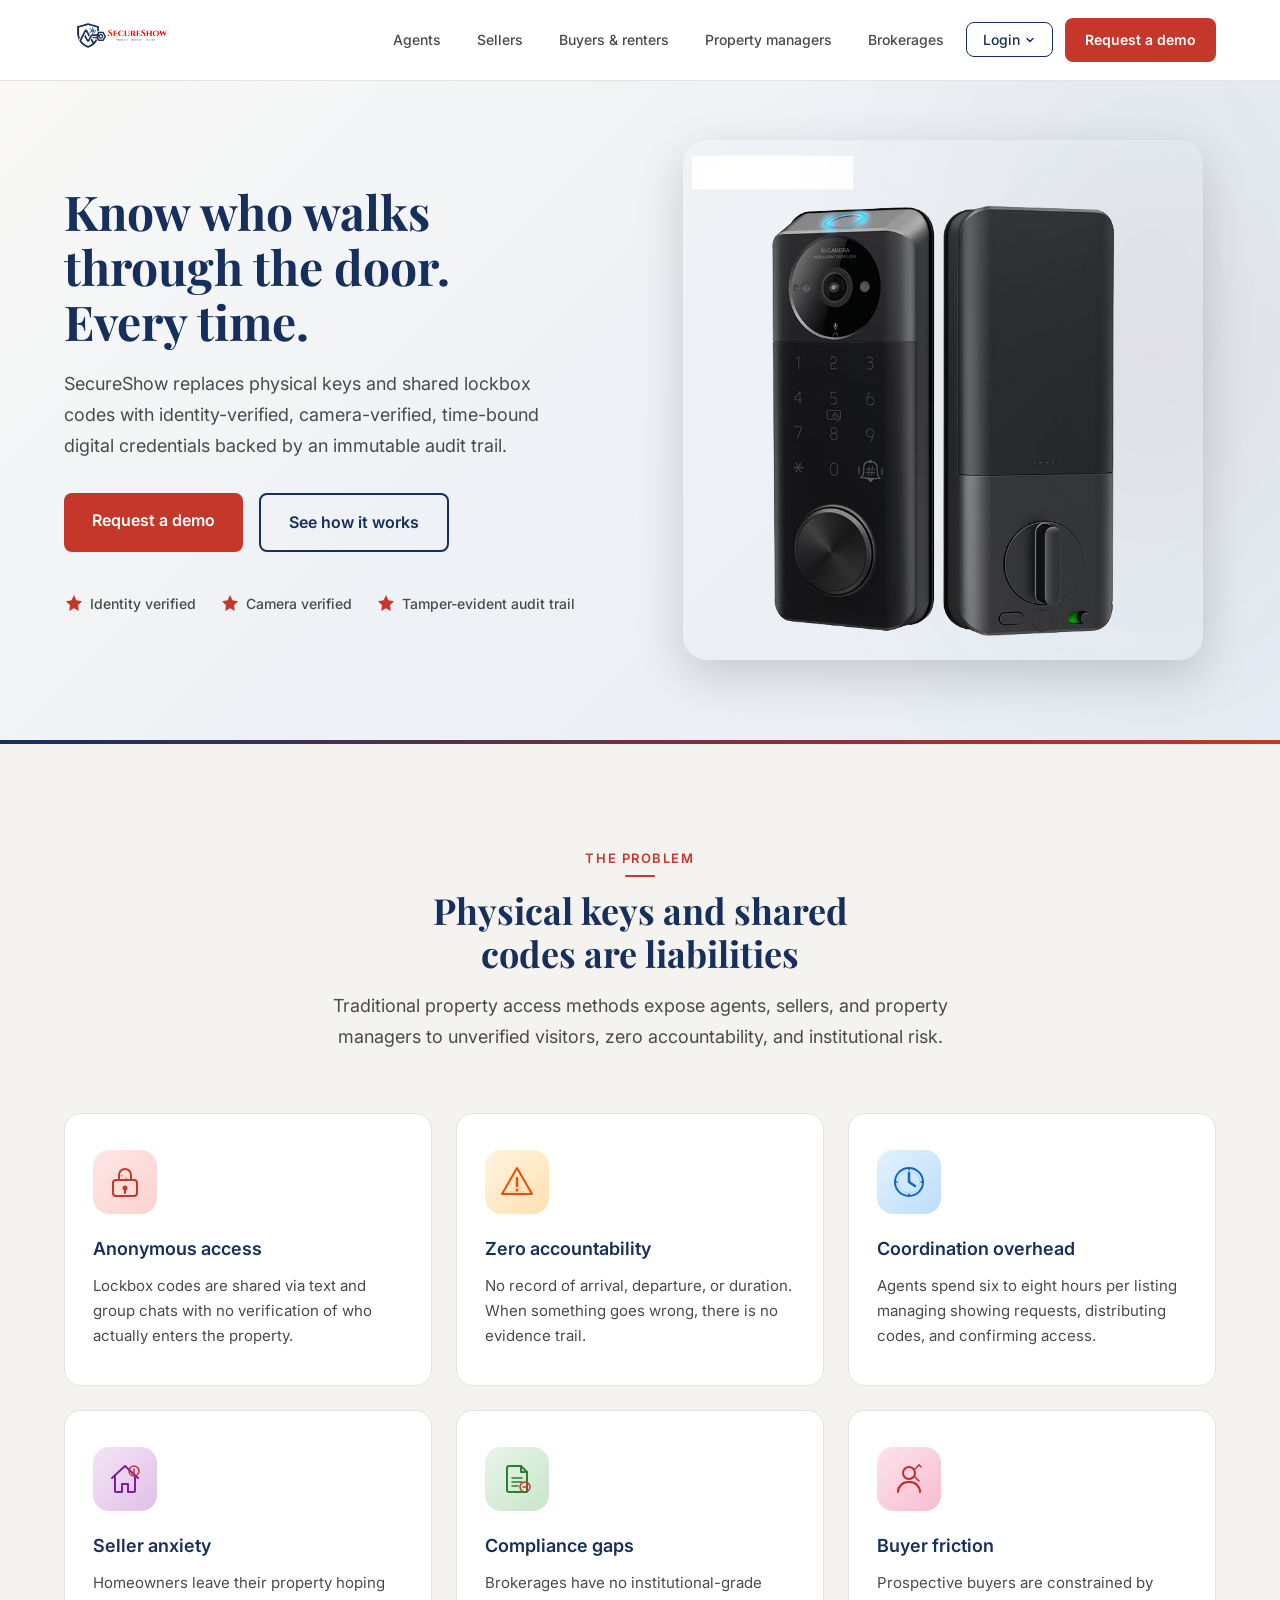
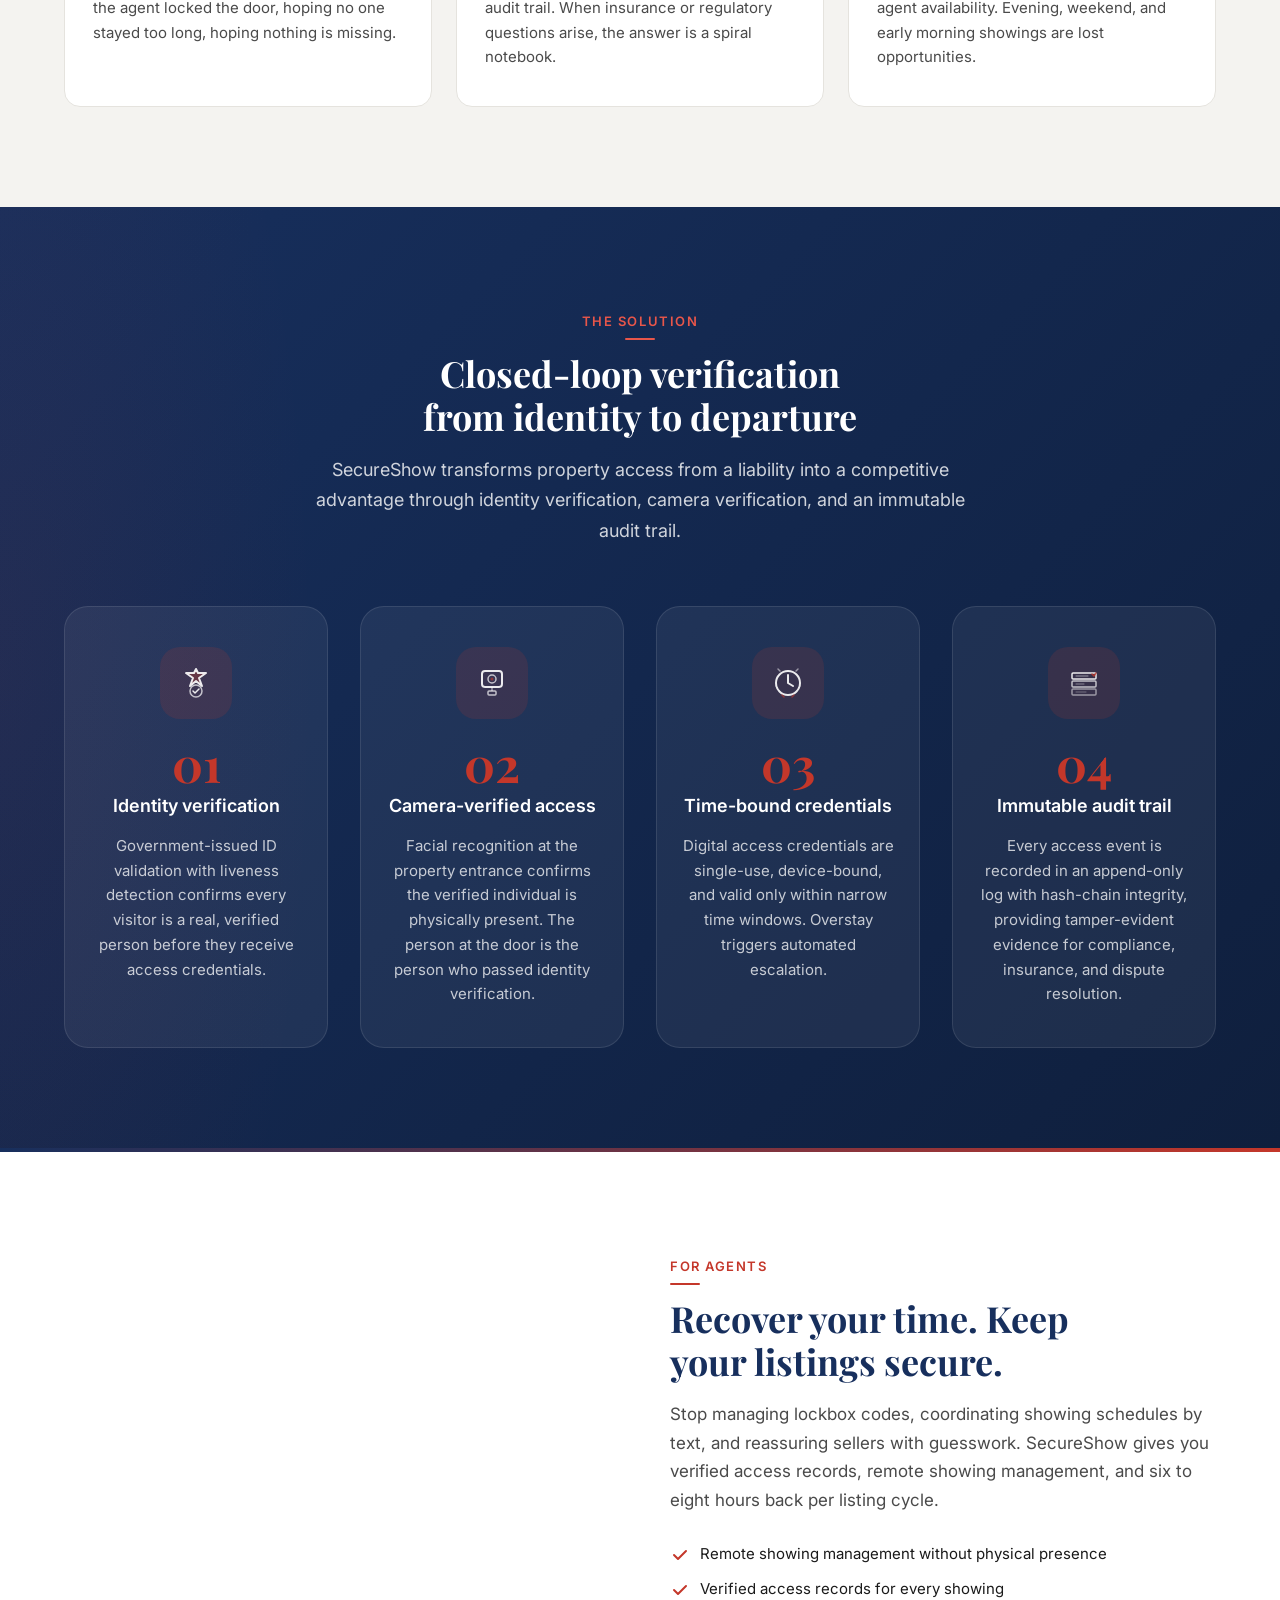
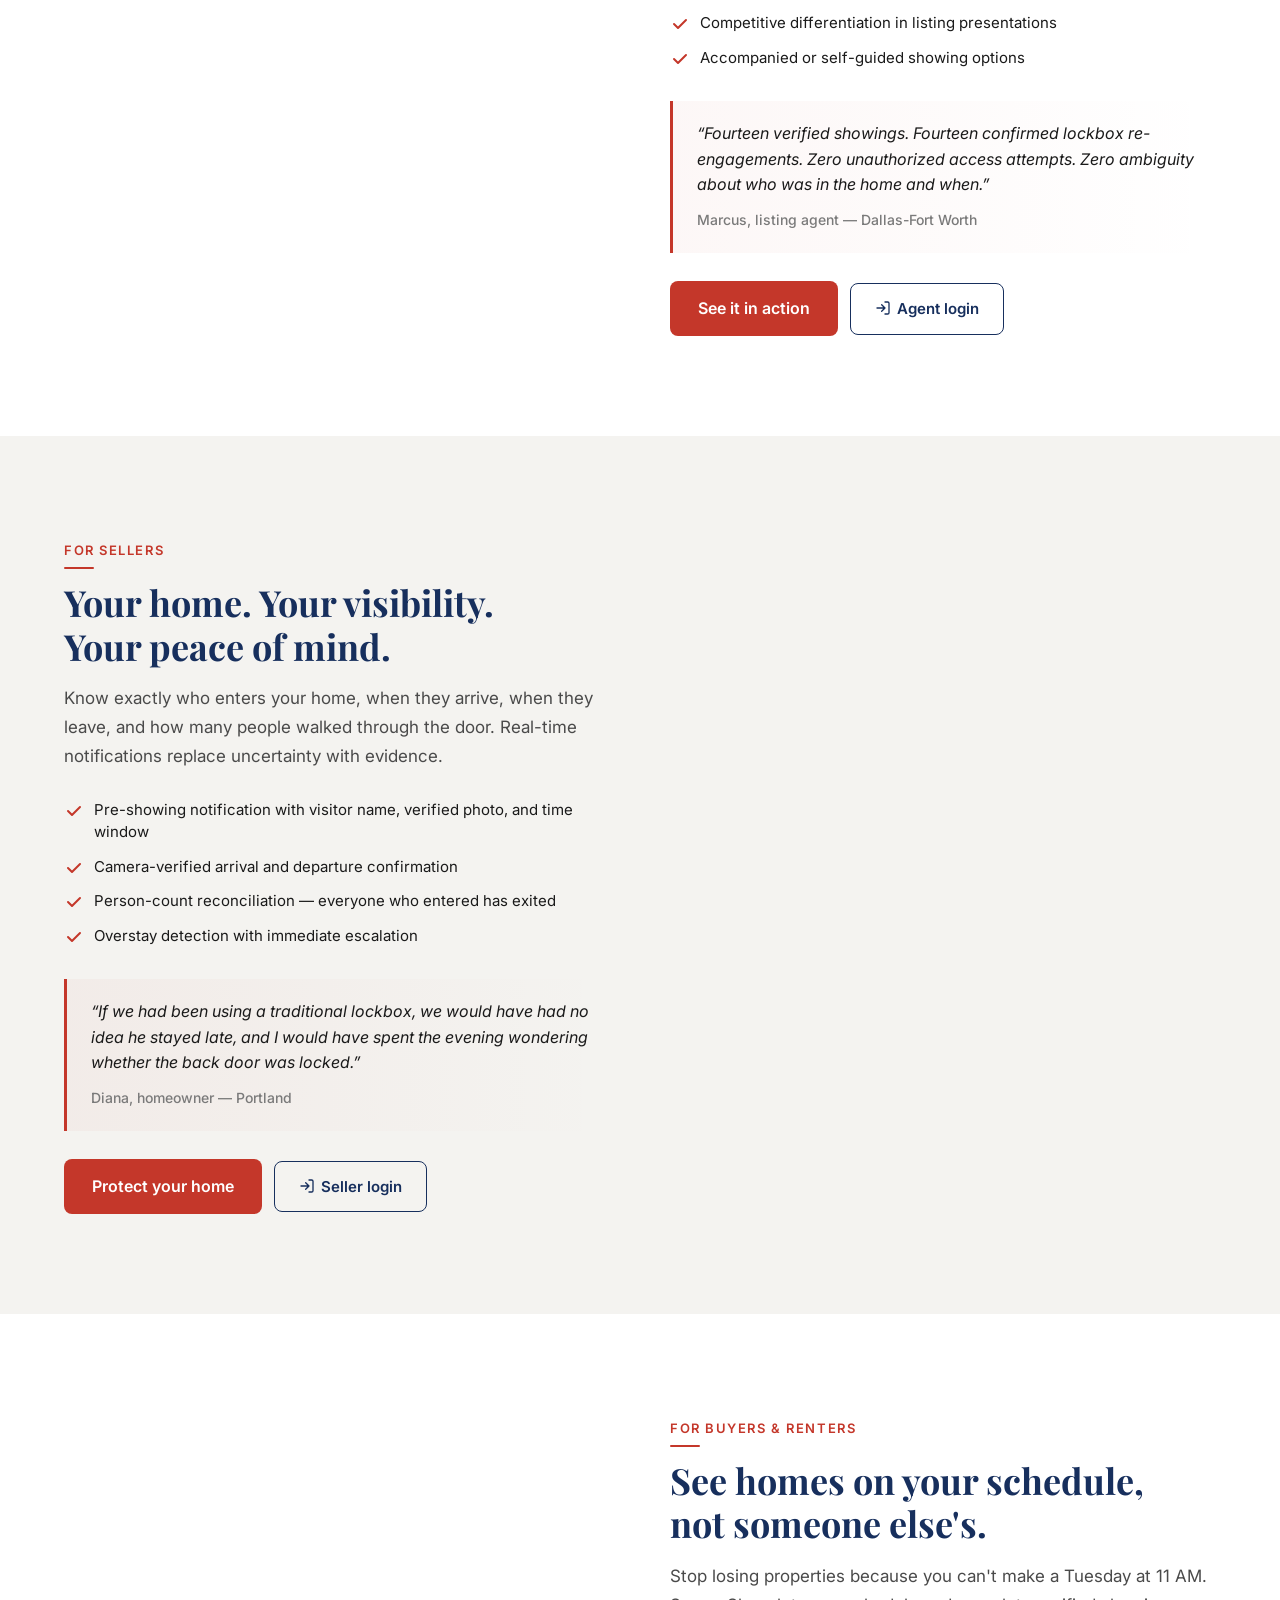
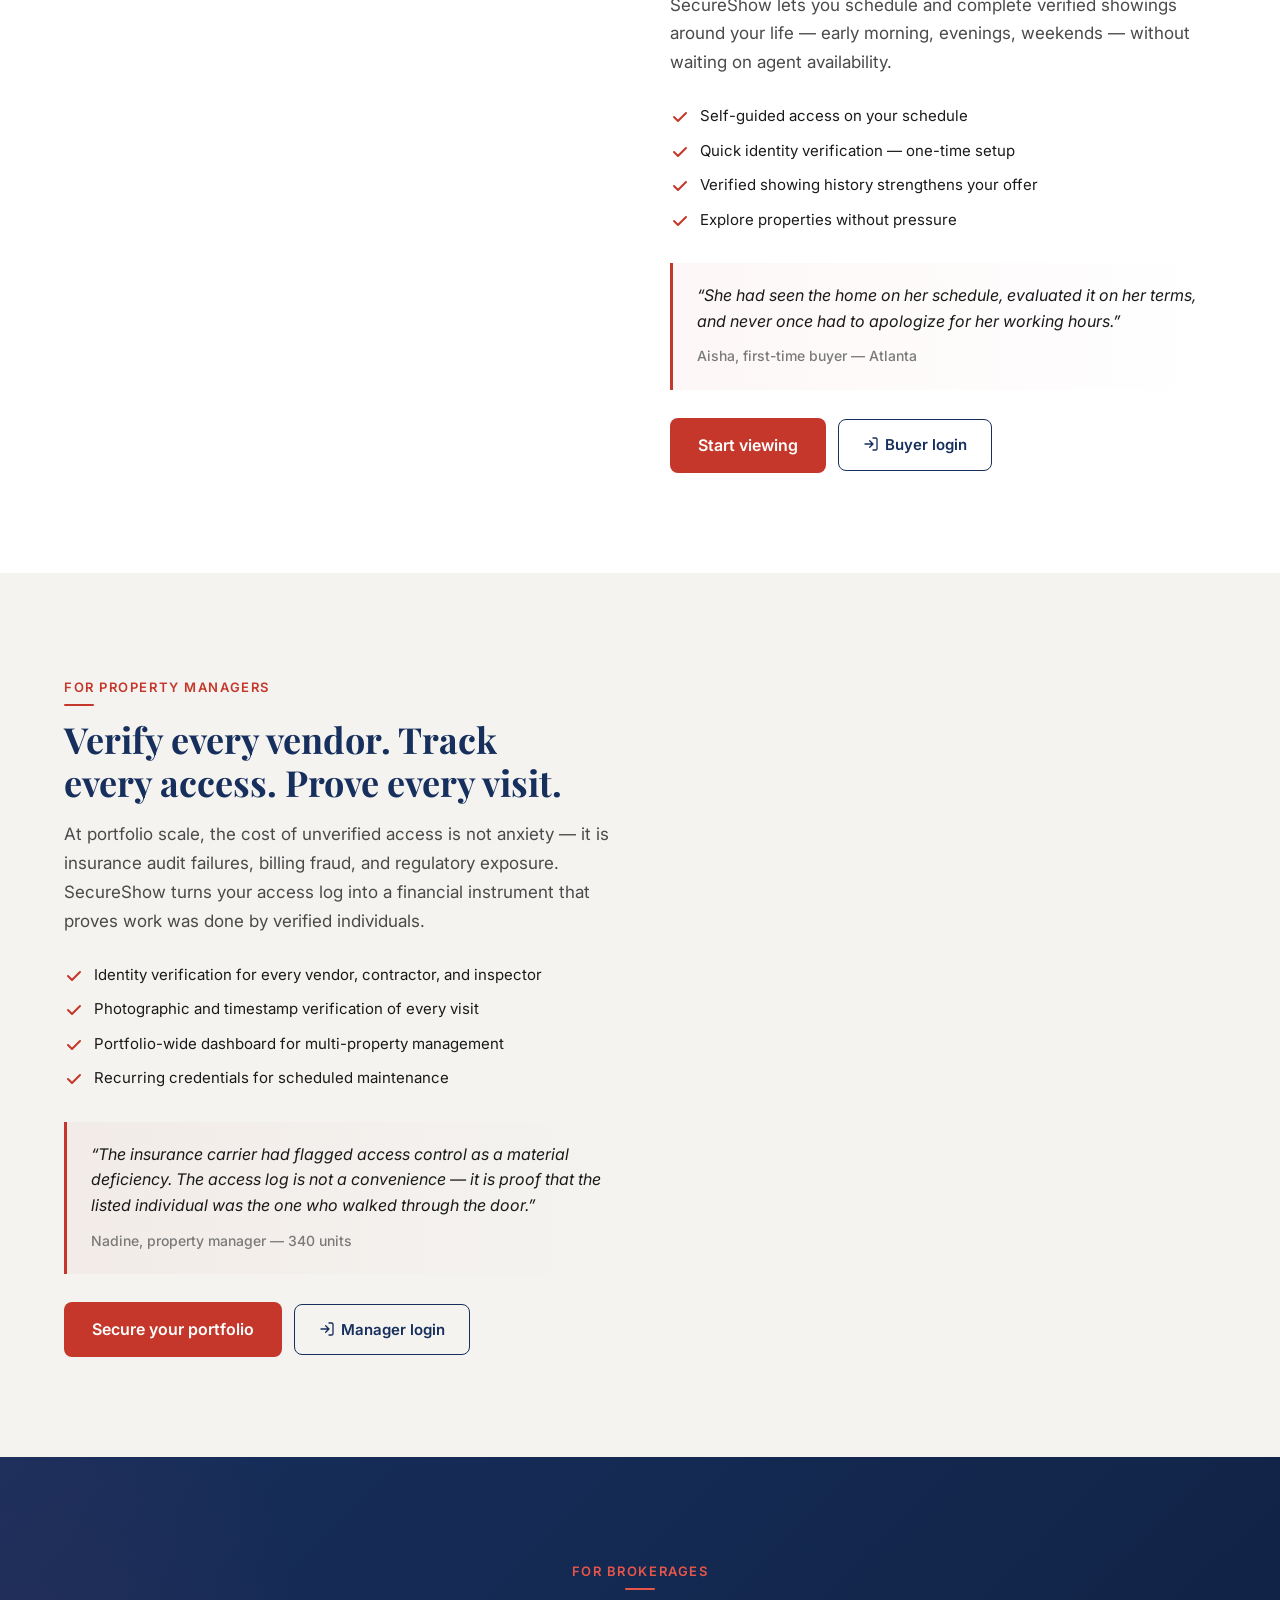
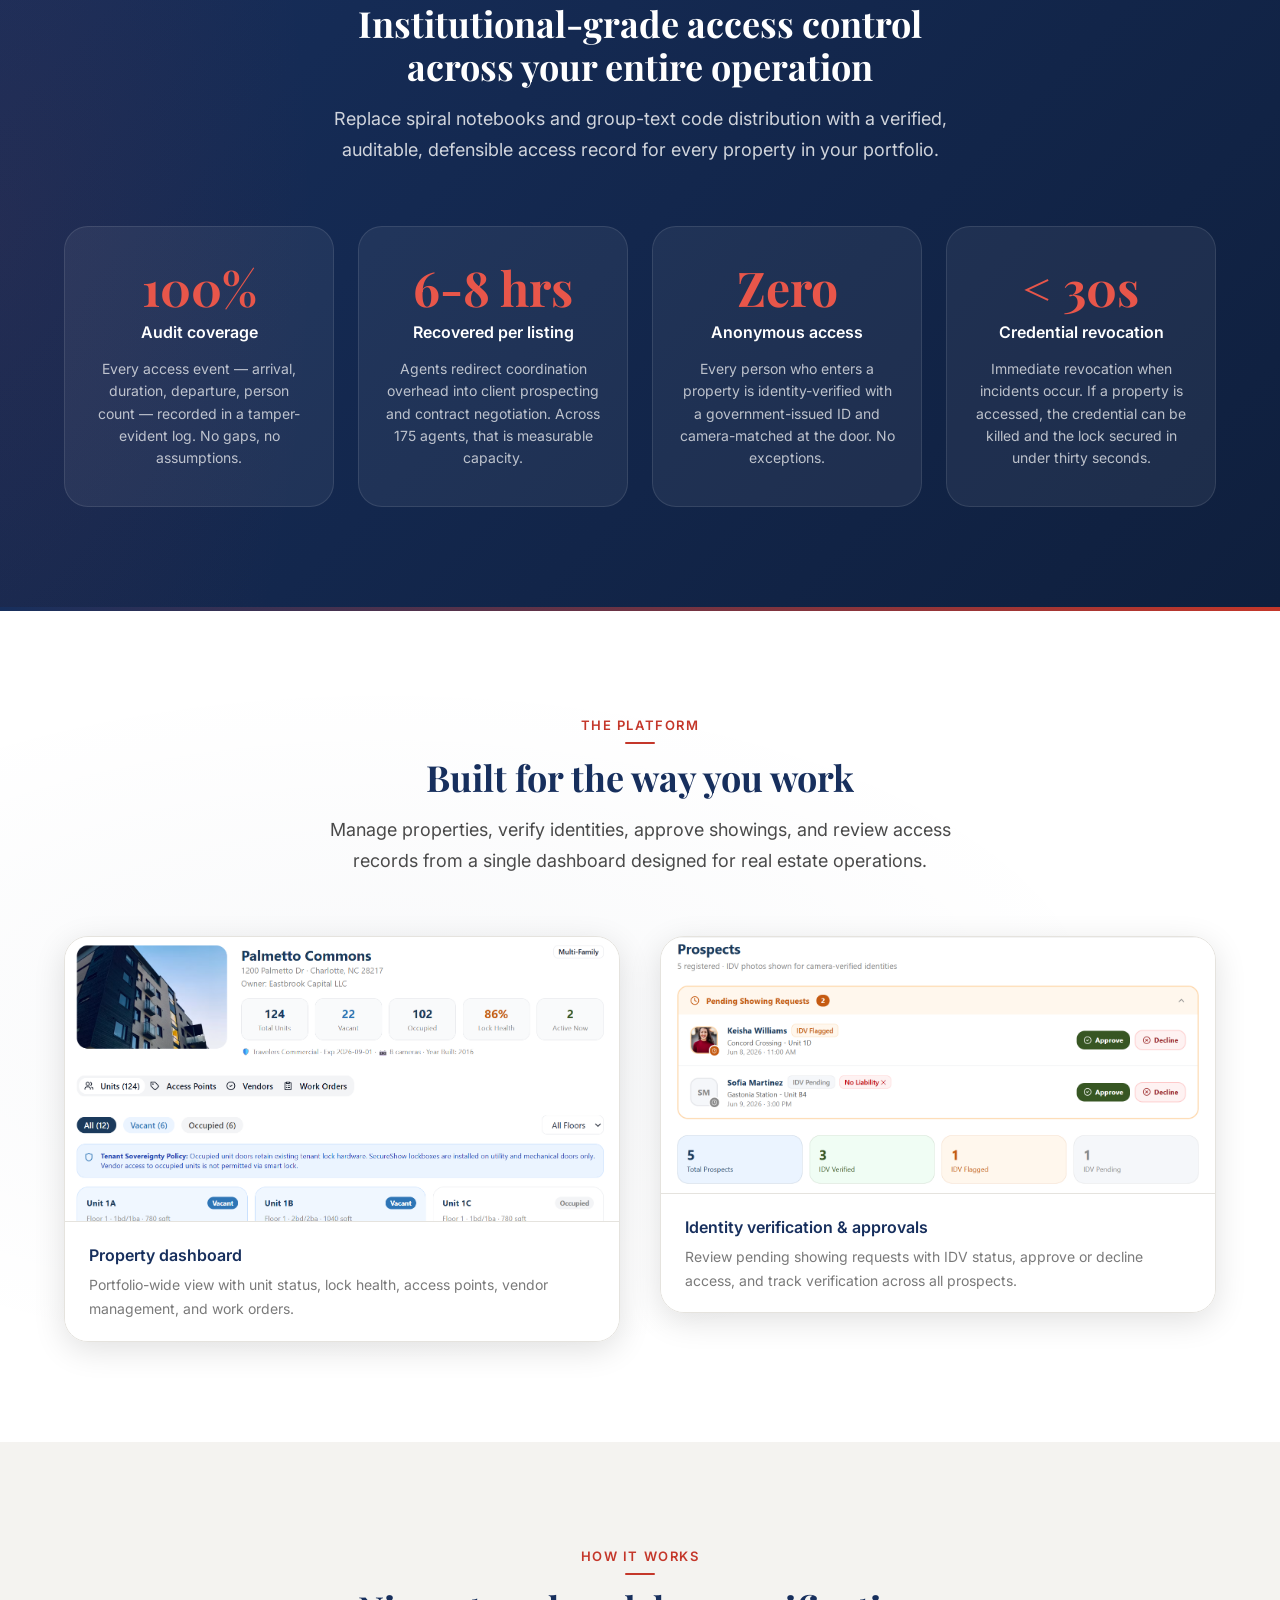
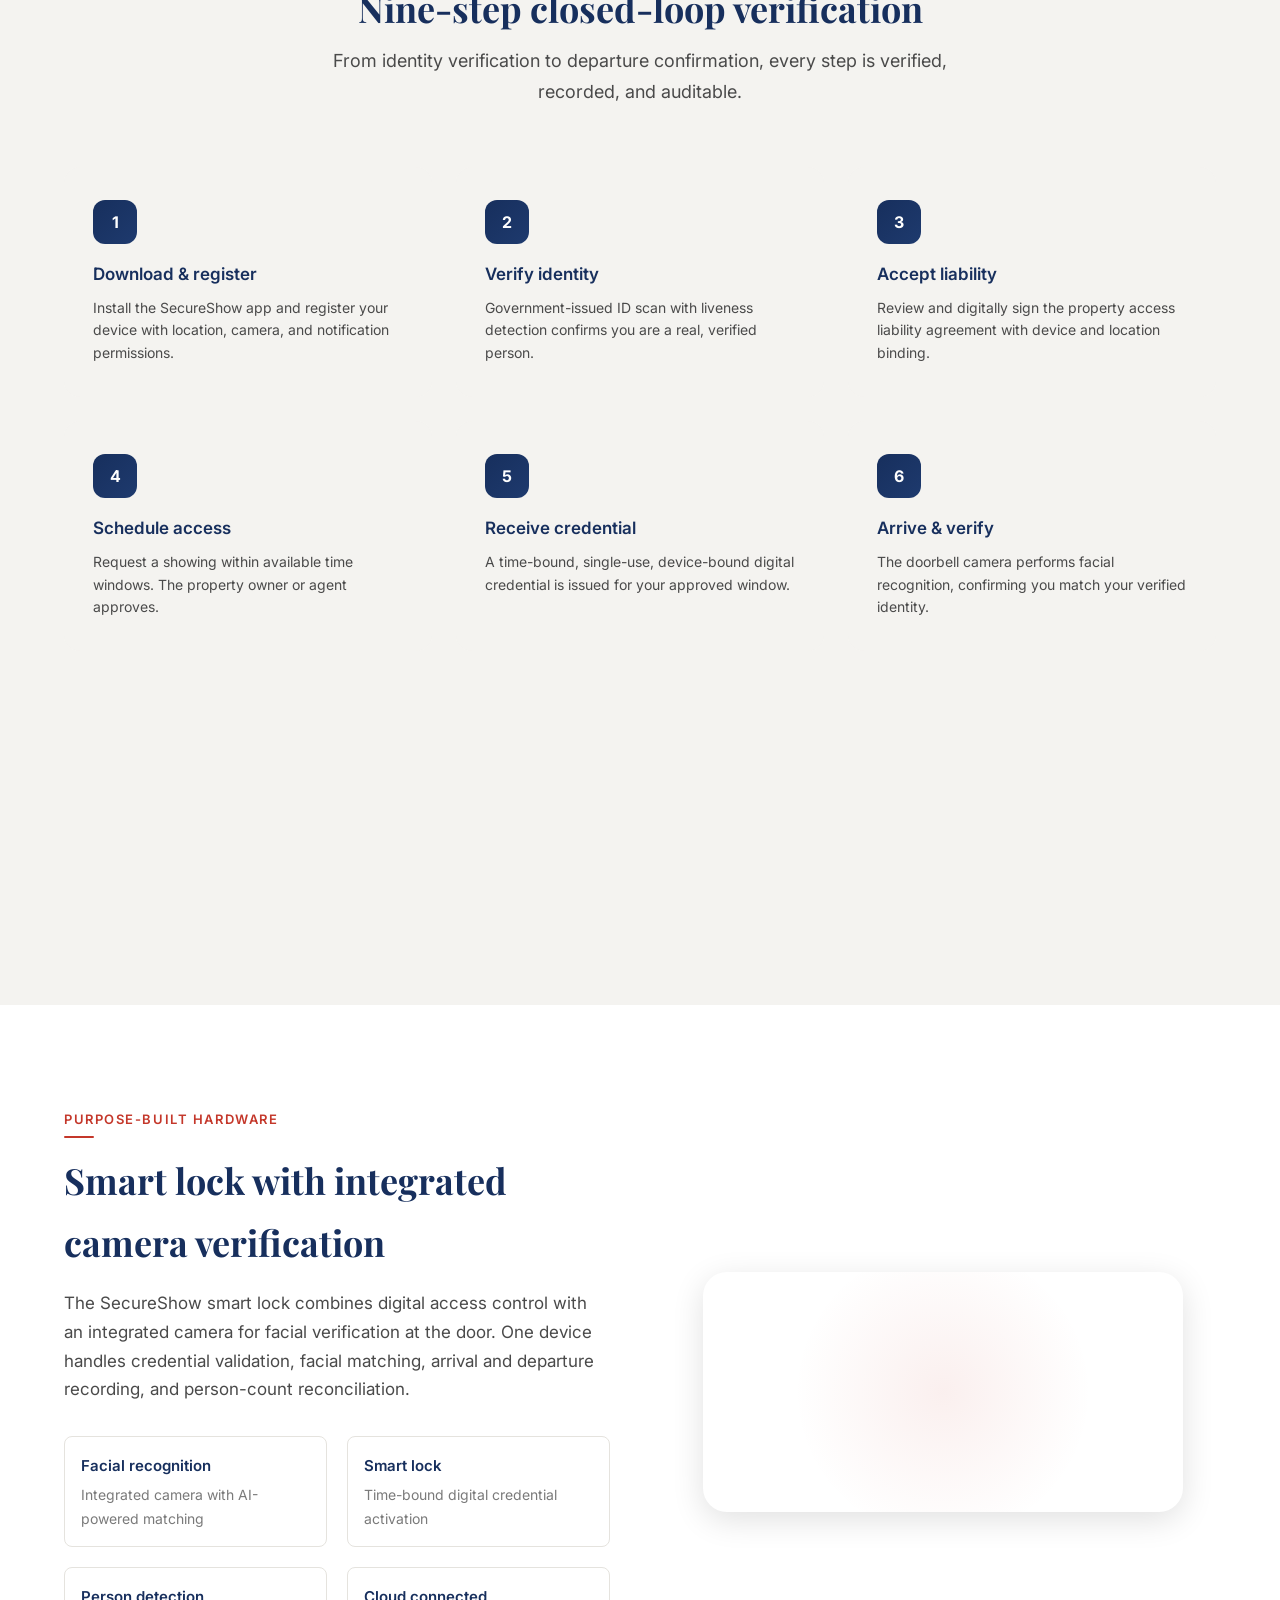
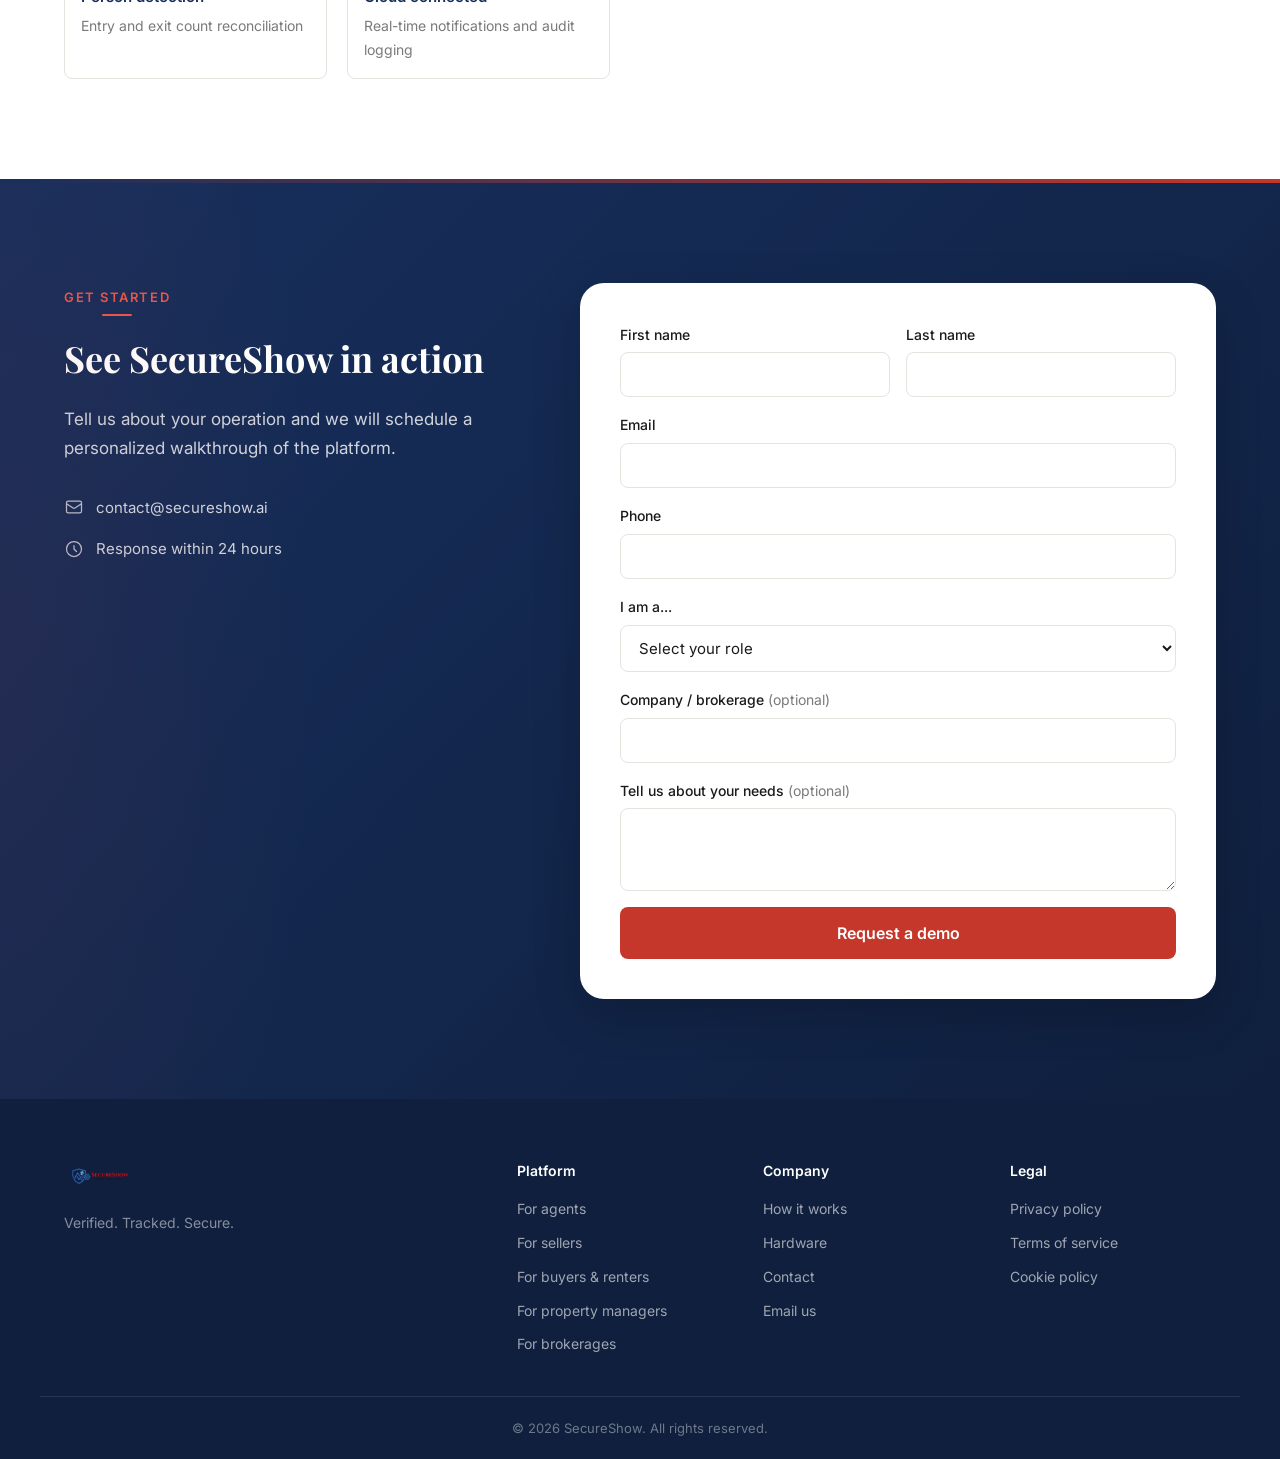
<file: index.html>
<!DOCTYPE html>
<html lang="en">
<head>
  <meta charset="UTF-8">
  <meta name="viewport" content="width=device-width, initial-scale=1.0">
  <title>SecureShow — Verified Property Access for Real Estate Professionals</title>
  <meta name="description" content="SecureShow replaces physical keys and shared lockbox codes with identity-verified, camera-verified, time-bound digital credentials. Built for agents, brokerages, sellers, buyers, and property managers.">
  <meta name="keywords" content="property access, smart lockbox, real estate technology, identity verification, showing management, property management, secure access, self-guided tours">
  <meta property="og:title" content="SecureShow — Verified Property Access">
  <meta property="og:description" content="Identity-verified, camera-verified, time-bound digital credentials backed by an immutable audit trail.">
  <meta property="og:type" content="website">
  <meta property="og:url" content="https://secureshow.ai">
  <link rel="canonical" href="https://secureshow.ai">
  <link rel="preconnect" href="https://fonts.googleapis.com">
  <link rel="preconnect" href="https://fonts.gstatic.com" crossorigin>
  <link href="https://fonts.googleapis.com/css2?family=Inter:wght@400;500;600;700&family=Playfair+Display:wght@600;700&display=swap" rel="stylesheet">
  <link rel="stylesheet" href="assets/css/style.css">

  <script type="application/ld+json">
  {
    "@context": "https://schema.org",
    "@type": "SoftwareApplication",
    "name": "SecureShow",
    "applicationCategory": "BusinessApplication",
    "operatingSystem": "iOS, Android, Web",
    "description": "Secure property access platform with identity verification, camera verification, and immutable audit trails for real estate professionals.",
    "url": "https://secureshow.ai",
    "offers": {
      "@type": "Offer",
      "category": "Property Access Management"
    }
  }
  </script>
</head>
<body>

  <!-- ========== NAV ========== -->
  <header class="site-header" id="site-header">
    <div class="container nav-container">
      <a href="#hero" class="logo-link">
        <img src="assets/images/logo.png" alt="SecureShow — Verified Tracked Secure" class="logo-img">
      </a>
      <nav class="main-nav" id="main-nav">
        <a href="#agents" class="nav-link">Agents</a>
        <a href="#sellers" class="nav-link">Sellers</a>
        <a href="#buyers" class="nav-link">Buyers &amp; renters</a>
        <a href="#property-managers" class="nav-link">Property managers</a>
        <a href="#brokerages" class="nav-link">Brokerages</a>
        <div class="nav-login-wrap">
          <button class="nav-login-btn" id="login-toggle" aria-expanded="false" aria-controls="login-dropdown">
            Login
            <svg width="12" height="12" viewBox="0 0 12 12" fill="none"><path d="M3 4.5L6 7.5L9 4.5" stroke="currentColor" stroke-width="1.5" stroke-linecap="round" stroke-linejoin="round"/></svg>
          </button>
          <div class="login-dropdown" id="login-dropdown" aria-hidden="true">
            <a href="https://demo.secureshow.ai" class="login-item">Agent portal</a>
            <a href="https://demo.secureshow.ai" class="login-item">Seller portal</a>
            <a href="https://demo.secureshow.ai" class="login-item">Buyer / renter portal</a>
            <a href="https://demo.secureshow.ai" class="login-item">Property manager console</a>
            <a href="https://demo.secureshow.ai" class="login-item">Brokerage dashboard</a>
          </div>
        </div>
        <a href="#contact" class="nav-cta">Request a demo</a>
      </nav>
      <button class="mobile-toggle" id="mobile-toggle" aria-label="Open menu" aria-expanded="false">
        <span></span><span></span><span></span>
      </button>
    </div>
  </header>

  <main>

    <!-- ========== HERO ========== -->
    <section class="hero" id="hero">
      <div class="container hero-grid">
        <div class="hero-content">
          <h1>Know who walks through the door.<br>Every time.</h1>
          <p class="hero-sub">SecureShow replaces physical keys and shared lockbox codes with identity-verified, camera-verified, time-bound digital credentials backed by an immutable audit trail.</p>
          <div class="hero-ctas">
            <a href="#contact" class="btn btn-primary">Request a demo</a>
            <a href="#how-it-works" class="btn btn-outline">See how it works</a>
          </div>
          <div class="hero-trust">
            <span class="trust-item">
              <svg width="20" height="20" viewBox="0 0 20 20" fill="none"><path d="M10 1L12.39 6.26L18 7.27L14 11.14L14.76 17L10 14.27L5.24 17L6 11.14L2 7.27L7.61 6.26L10 1Z" fill="#c4372a"/></svg>
              Identity verified
            </span>
            <span class="trust-item">
              <svg width="20" height="20" viewBox="0 0 20 20" fill="none"><path d="M10 1L12.39 6.26L18 7.27L14 11.14L14.76 17L10 14.27L5.24 17L6 11.14L2 7.27L7.61 6.26L10 1Z" fill="#c4372a"/></svg>
              Camera verified
            </span>
            <span class="trust-item">
              <svg width="20" height="20" viewBox="0 0 20 20" fill="none"><path d="M10 1L12.39 6.26L18 7.27L14 11.14L14.76 17L10 14.27L5.24 17L6 11.14L2 7.27L7.61 6.26L10 1Z" fill="#c4372a"/></svg>
              Tamper-evident audit trail
            </span>
          </div>
        </div>
        <div class="hero-image">
          <div class="hero-video-wrap">
            <video autoplay muted loop playsinline class="hero-video" poster="assets/images/lock.png">
              <source src="assets/videos/hero-lock.mp4" type="video/mp4">
            </video>
          </div>
        </div>
      </div>
    </section>

    <div class="section-divider"></div>

    <!-- ========== PROBLEM ========== -->
    <section class="section section-light" id="problem">
      <div class="container">
        <div class="section-header">
          <span class="section-eyebrow">The problem</span>
          <h2>Physical keys and shared codes are liabilities</h2>
          <p class="section-desc">Traditional property access methods expose agents, sellers, and property managers to unverified visitors, zero accountability, and institutional risk.</p>
        </div>
        <div class="problem-grid">
          <div class="problem-card">
            <div class="problem-icon problem-icon--lock">
              <svg width="36" height="36" viewBox="0 0 36 36" fill="none">
                <rect x="6" y="16" width="24" height="16" rx="3" stroke="#c4372a" stroke-width="2"/>
                <path d="M12 16V11C12 7.69 14.69 5 18 5C21.31 5 24 7.69 24 11V16" stroke="#c4372a" stroke-width="2" stroke-linecap="round"/>
                <circle cx="18" cy="24" r="2.5" fill="#c4372a"/>
                <path d="M18 26.5V29" stroke="#c4372a" stroke-width="2" stroke-linecap="round"/>
                <path d="M14 11L22 16" stroke="#c4372a" stroke-width="1.5" stroke-linecap="round" stroke-dasharray="2 3" opacity="0.4"/>
              </svg>
            </div>
            <h3>Anonymous access</h3>
            <p>Lockbox codes are shared via text and group chats with no verification of who actually enters the property.</p>
          </div>
          <div class="problem-card">
            <div class="problem-icon problem-icon--warning">
              <svg width="36" height="36" viewBox="0 0 36 36" fill="none">
                <path d="M18 4L33 30H3L18 4Z" stroke="#e65100" stroke-width="2" stroke-linejoin="round"/>
                <path d="M18 14V22" stroke="#e65100" stroke-width="2.5" stroke-linecap="round"/>
                <circle cx="18" cy="26" r="1.5" fill="#e65100"/>
                <path d="M10 28L26 28" stroke="#e65100" stroke-width="1" opacity="0.3"/>
                <path d="M12 24L24 24" stroke="#e65100" stroke-width="1" opacity="0.2"/>
              </svg>
            </div>
            <h3>Zero accountability</h3>
            <p>No record of arrival, departure, or duration. When something goes wrong, there is no evidence trail.</p>
          </div>
          <div class="problem-card">
            <div class="problem-icon problem-icon--clock">
              <svg width="36" height="36" viewBox="0 0 36 36" fill="none">
                <circle cx="18" cy="18" r="14" stroke="#1565c0" stroke-width="2"/>
                <circle cx="18" cy="18" r="11" stroke="#1565c0" stroke-width="0.5" opacity="0.3"/>
                <path d="M18 9V18L24 22" stroke="#1565c0" stroke-width="2.5" stroke-linecap="round" stroke-linejoin="round"/>
                <path d="M18 4V6" stroke="#1565c0" stroke-width="1.5" stroke-linecap="round"/>
                <path d="M18 30V32" stroke="#1565c0" stroke-width="1.5" stroke-linecap="round"/>
                <path d="M4 18H6" stroke="#1565c0" stroke-width="1.5" stroke-linecap="round"/>
                <path d="M30 18H32" stroke="#1565c0" stroke-width="1.5" stroke-linecap="round"/>
              </svg>
            </div>
            <h3>Coordination overhead</h3>
            <p>Agents spend six to eight hours per listing managing showing requests, distributing codes, and confirming access.</p>
          </div>
          <div class="problem-card">
            <div class="problem-icon problem-icon--home">
              <svg width="36" height="36" viewBox="0 0 36 36" fill="none">
                <path d="M5 17L18 5L31 17" stroke="#7b1fa2" stroke-width="2" stroke-linecap="round" stroke-linejoin="round"/>
                <path d="M8 15V30C8 30.55 8.45 31 9 31H15V23H21V31H27C27.55 31 28 30.55 28 30V15" stroke="#7b1fa2" stroke-width="2" stroke-linecap="round" stroke-linejoin="round"/>
                <circle cx="27" cy="10" r="5" fill="none" stroke="#c4372a" stroke-width="1.5"/>
                <path d="M27 8V12" stroke="#c4372a" stroke-width="1.5" stroke-linecap="round"/>
                <circle cx="27" cy="13.5" r="0.75" fill="#c4372a"/>
              </svg>
            </div>
            <h3>Seller anxiety</h3>
            <p>Homeowners leave their property hoping the agent locked the door, hoping no one stayed too long, hoping nothing is missing.</p>
          </div>
          <div class="problem-card">
            <div class="problem-icon problem-icon--document">
              <svg width="36" height="36" viewBox="0 0 36 36" fill="none">
                <path d="M10 5H22L28 11V31H10C8.9 31 8 30.1 8 29V7C8 5.9 8.9 5 10 5Z" stroke="#2e7d32" stroke-width="2" stroke-linejoin="round"/>
                <path d="M22 5V11H28" stroke="#2e7d32" stroke-width="2" stroke-linecap="round" stroke-linejoin="round"/>
                <path d="M13 17H23" stroke="#2e7d32" stroke-width="1.5" stroke-linecap="round"/>
                <path d="M13 21H23" stroke="#2e7d32" stroke-width="1.5" stroke-linecap="round"/>
                <path d="M13 25H19" stroke="#2e7d32" stroke-width="1.5" stroke-linecap="round"/>
                <circle cx="26" cy="26" r="5" fill="none" stroke="#c4372a" stroke-width="1.5"/>
                <path d="M24 26H28" stroke="#c4372a" stroke-width="1.5" stroke-linecap="round"/>
              </svg>
            </div>
            <h3>Compliance gaps</h3>
            <p>Brokerages have no institutional-grade audit trail. When insurance or regulatory questions arise, the answer is a spiral notebook.</p>
          </div>
          <div class="problem-card">
            <div class="problem-icon problem-icon--user">
              <svg width="36" height="36" viewBox="0 0 36 36" fill="none">
                <circle cx="18" cy="12" r="6" stroke="#c62828" stroke-width="2"/>
                <path d="M7 31C7 25.48 11.48 21 17 21H19C24.52 21 29 25.48 29 31" stroke="#c62828" stroke-width="2" stroke-linecap="round"/>
                <path d="M24 8L28 4" stroke="#c62828" stroke-width="1.5" stroke-linecap="round"/>
                <path d="M28 4L30 6" stroke="#c62828" stroke-width="1.5" stroke-linecap="round"/>
                <path d="M24 16L28 20" stroke="#c62828" stroke-width="1.5" stroke-linecap="round"/>
                <circle cx="8" cy="28" r="2" fill="none" stroke="#c4372a" stroke-width="1" stroke-dasharray="1.5 1.5" opacity="0.5"/>
              </svg>
            </div>
            <h3>Buyer friction</h3>
            <p>Prospective buyers are constrained by agent availability. Evening, weekend, and early morning showings are lost opportunities.</p>
          </div>
        </div>
      </div>
    </section>

    <!-- ========== SOLUTION ========== -->
    <section class="section section-navy" id="solution">
      <div class="container">
        <div class="section-header section-header-light">
          <span class="section-eyebrow section-eyebrow-light">The solution</span>
          <h2>Closed-loop verification from identity to departure</h2>
          <p class="section-desc">SecureShow transforms property access from a liability into a competitive advantage through identity verification, camera verification, and an immutable audit trail.</p>
        </div>
        <div class="solution-pillars">
          <div class="pillar">
            <div class="pillar-icon">
              <svg width="36" height="36" viewBox="0 0 36 36" fill="none">
                <path d="M18 4L20 8H28L21 13L24 21L18 16L12 21L15 13L8 8H16L18 4Z" stroke="rgba(255,255,255,0.9)" stroke-width="2" fill="rgba(196,55,42,0.3)" stroke-linejoin="round"/>
                <circle cx="18" cy="26" r="6" stroke="rgba(255,255,255,0.7)" stroke-width="1.5"/>
                <path d="M15 26L17 28L21 24" stroke="rgba(255,255,255,0.9)" stroke-width="1.5" stroke-linecap="round" stroke-linejoin="round"/>
              </svg>
            </div>
            <div class="pillar-number">01</div>
            <h3>Identity verification</h3>
            <p>Government-issued ID validation with liveness detection confirms every visitor is a real, verified person before they receive access credentials.</p>
          </div>
          <div class="pillar">
            <div class="pillar-icon">
              <svg width="36" height="36" viewBox="0 0 36 36" fill="none">
                <rect x="8" y="6" width="20" height="16" rx="3" stroke="rgba(255,255,255,0.9)" stroke-width="2"/>
                <circle cx="18" cy="14" r="4" stroke="rgba(255,255,255,0.7)" stroke-width="1.5"/>
                <path d="M18 22V26" stroke="rgba(255,255,255,0.5)" stroke-width="1.5"/>
                <rect x="14" y="26" width="8" height="4" rx="1" stroke="rgba(255,255,255,0.7)" stroke-width="1.5"/>
                <circle cx="18" cy="14" r="1.5" fill="rgba(196,55,42,0.6)"/>
              </svg>
            </div>
            <div class="pillar-number">02</div>
            <h3>Camera-verified access</h3>
            <p>Facial recognition at the property entrance confirms the verified individual is physically present. The person at the door is the person who passed identity verification.</p>
          </div>
          <div class="pillar">
            <div class="pillar-icon">
              <svg width="36" height="36" viewBox="0 0 36 36" fill="none">
                <circle cx="18" cy="18" r="12" stroke="rgba(255,255,255,0.9)" stroke-width="2"/>
                <path d="M18 10V18L23 21" stroke="rgba(255,255,255,0.9)" stroke-width="2" stroke-linecap="round" stroke-linejoin="round"/>
                <path d="M10 6L8 4" stroke="rgba(255,255,255,0.5)" stroke-width="1.5" stroke-linecap="round"/>
                <path d="M26 6L28 4" stroke="rgba(255,255,255,0.5)" stroke-width="1.5" stroke-linecap="round"/>
                <path d="M12 30L14 32" stroke="rgba(196,55,42,0.6)" stroke-width="1.5" stroke-linecap="round"/>
                <path d="M24 30L22 32" stroke="rgba(196,55,42,0.6)" stroke-width="1.5" stroke-linecap="round"/>
              </svg>
            </div>
            <div class="pillar-number">03</div>
            <h3>Time-bound credentials</h3>
            <p>Digital access credentials are single-use, device-bound, and valid only within narrow time windows. Overstay triggers automated escalation.</p>
          </div>
          <div class="pillar">
            <div class="pillar-icon">
              <svg width="36" height="36" viewBox="0 0 36 36" fill="none">
                <rect x="6" y="8" width="24" height="6" rx="1" stroke="rgba(255,255,255,0.9)" stroke-width="1.5"/>
                <rect x="6" y="16" width="24" height="6" rx="1" stroke="rgba(255,255,255,0.7)" stroke-width="1.5"/>
                <rect x="6" y="24" width="24" height="6" rx="1" stroke="rgba(255,255,255,0.5)" stroke-width="1.5"/>
                <path d="M10 11H22" stroke="rgba(255,255,255,0.5)" stroke-width="1" stroke-linecap="round"/>
                <path d="M10 19H18" stroke="rgba(255,255,255,0.4)" stroke-width="1" stroke-linecap="round"/>
                <path d="M10 27H20" stroke="rgba(255,255,255,0.3)" stroke-width="1" stroke-linecap="round"/>
                <path d="M26 9L28 11L30 8" stroke="rgba(196,55,42,0.8)" stroke-width="1.5" stroke-linecap="round" stroke-linejoin="round"/>
              </svg>
            </div>
            <div class="pillar-number">04</div>
            <h3>Immutable audit trail</h3>
            <p>Every access event is recorded in an append-only log with hash-chain integrity, providing tamper-evident evidence for compliance, insurance, and dispute resolution.</p>
          </div>
        </div>
      </div>
    </section>

    <div class="section-divider"></div>

    <!-- ========== FOR AGENTS ========== -->
    <section class="section section-white persona-section" id="agents">
      <div class="container persona-grid">
        <div class="persona-image">
          <div class="persona-video-wrap">
            <video autoplay muted loop playsinline class="persona-video">
              <source src="assets/videos/agent-persona.mp4" type="video/mp4">
            </video>
          </div>
        </div>
        <div class="persona-content">
          <span class="section-eyebrow">For agents</span>
          <h2>Recover your time. Keep your listings secure.</h2>
          <p>Stop managing lockbox codes, coordinating showing schedules by text, and reassuring sellers with guesswork. SecureShow gives you verified access records, remote showing management, and six to eight hours back per listing cycle.</p>
          <ul class="feature-list">
            <li>
              <svg width="20" height="20" viewBox="0 0 20 20" fill="#c4372a"><path d="M16.707 5.293a1 1 0 010 1.414l-8 8a1 1 0 01-1.414 0l-4-4a1 1 0 011.414-1.414L8 12.586l7.293-7.293a1 1 0 011.414 0z"/></svg>
              Remote showing management without physical presence
            </li>
            <li>
              <svg width="20" height="20" viewBox="0 0 20 20" fill="#c4372a"><path d="M16.707 5.293a1 1 0 010 1.414l-8 8a1 1 0 01-1.414 0l-4-4a1 1 0 011.414-1.414L8 12.586l7.293-7.293a1 1 0 011.414 0z"/></svg>
              Verified access records for every showing
            </li>
            <li>
              <svg width="20" height="20" viewBox="0 0 20 20" fill="#c4372a"><path d="M16.707 5.293a1 1 0 010 1.414l-8 8a1 1 0 01-1.414 0l-4-4a1 1 0 011.414-1.414L8 12.586l7.293-7.293a1 1 0 011.414 0z"/></svg>
              Competitive differentiation in listing presentations
            </li>
            <li>
              <svg width="20" height="20" viewBox="0 0 20 20" fill="#c4372a"><path d="M16.707 5.293a1 1 0 010 1.414l-8 8a1 1 0 01-1.414 0l-4-4a1 1 0 011.414-1.414L8 12.586l7.293-7.293a1 1 0 011.414 0z"/></svg>
              Accompanied or self-guided showing options
            </li>
          </ul>
          <blockquote class="persona-quote">
            <p>&ldquo;Fourteen verified showings. Fourteen confirmed lockbox re-engagements. Zero unauthorized access attempts. Zero ambiguity about who was in the home and when.&rdquo;</p>
            <cite>Marcus, listing agent — Dallas-Fort Worth</cite>
          </blockquote>
          <div class="persona-ctas">
            <a href="#contact" class="btn btn-primary">See it in action</a>
            <a href="https://demo.secureshow.ai" class="btn btn-login"><svg width="16" height="16" viewBox="0 0 24 24" fill="none" stroke="currentColor" stroke-width="2"><path d="M15 3h4a2 2 0 012 2v14a2 2 0 01-2 2h-4M10 17l5-5-5-5M15 12H3" stroke-linecap="round" stroke-linejoin="round"/></svg>Agent login</a>
          </div>
        </div>
      </div>
    </section>

    <!-- ========== FOR SELLERS ========== -->
    <section class="section section-light persona-section" id="sellers">
      <div class="container persona-grid persona-grid-reverse">
        <div class="persona-content">
          <span class="section-eyebrow">For sellers</span>
          <h2>Your home. Your visibility. Your peace of mind.</h2>
          <p>Know exactly who enters your home, when they arrive, when they leave, and how many people walked through the door. Real-time notifications replace uncertainty with evidence.</p>
          <ul class="feature-list">
            <li>
              <svg width="20" height="20" viewBox="0 0 20 20" fill="#c4372a"><path d="M16.707 5.293a1 1 0 010 1.414l-8 8a1 1 0 01-1.414 0l-4-4a1 1 0 011.414-1.414L8 12.586l7.293-7.293a1 1 0 011.414 0z"/></svg>
              Pre-showing notification with visitor name, verified photo, and time window
            </li>
            <li>
              <svg width="20" height="20" viewBox="0 0 20 20" fill="#c4372a"><path d="M16.707 5.293a1 1 0 010 1.414l-8 8a1 1 0 01-1.414 0l-4-4a1 1 0 011.414-1.414L8 12.586l7.293-7.293a1 1 0 011.414 0z"/></svg>
              Camera-verified arrival and departure confirmation
            </li>
            <li>
              <svg width="20" height="20" viewBox="0 0 20 20" fill="#c4372a"><path d="M16.707 5.293a1 1 0 010 1.414l-8 8a1 1 0 01-1.414 0l-4-4a1 1 0 011.414-1.414L8 12.586l7.293-7.293a1 1 0 011.414 0z"/></svg>
              Person-count reconciliation — everyone who entered has exited
            </li>
            <li>
              <svg width="20" height="20" viewBox="0 0 20 20" fill="#c4372a"><path d="M16.707 5.293a1 1 0 010 1.414l-8 8a1 1 0 01-1.414 0l-4-4a1 1 0 011.414-1.414L8 12.586l7.293-7.293a1 1 0 011.414 0z"/></svg>
              Overstay detection with immediate escalation
            </li>
          </ul>
          <blockquote class="persona-quote">
            <p>&ldquo;If we had been using a traditional lockbox, we would have had no idea he stayed late, and I would have spent the evening wondering whether the back door was locked.&rdquo;</p>
            <cite>Diana, homeowner — Portland</cite>
          </blockquote>
          <div class="persona-ctas">
            <a href="#contact" class="btn btn-primary">Protect your home</a>
            <a href="https://demo.secureshow.ai" class="btn btn-login"><svg width="16" height="16" viewBox="0 0 24 24" fill="none" stroke="currentColor" stroke-width="2"><path d="M15 3h4a2 2 0 012 2v14a2 2 0 01-2 2h-4M10 17l5-5-5-5M15 12H3" stroke-linecap="round" stroke-linejoin="round"/></svg>Seller login</a>
          </div>
        </div>
        <div class="persona-image">
          <div class="persona-video-wrap">
            <video autoplay muted loop playsinline class="persona-video">
              <source src="assets/videos/seller-persona.mp4" type="video/mp4">
            </video>
          </div>
        </div>
      </div>
    </section>

    <!-- ========== FOR BUYERS & RENTERS ========== -->
    <section class="section section-white persona-section" id="buyers">
      <div class="container persona-grid">
        <div class="persona-image">
          <div class="persona-video-wrap">
            <video autoplay muted loop playsinline class="persona-video">
              <source src="assets/videos/buyer-persona.mp4" type="video/mp4">
            </video>
          </div>
        </div>
        <div class="persona-content">
          <span class="section-eyebrow">For buyers &amp; renters</span>
          <h2>See homes on your schedule, not someone else's.</h2>
          <p>Stop losing properties because you can't make a Tuesday at 11 AM. SecureShow lets you schedule and complete verified showings around your life — early morning, evenings, weekends — without waiting on agent availability.</p>
          <ul class="feature-list">
            <li>
              <svg width="20" height="20" viewBox="0 0 20 20" fill="#c4372a"><path d="M16.707 5.293a1 1 0 010 1.414l-8 8a1 1 0 01-1.414 0l-4-4a1 1 0 011.414-1.414L8 12.586l7.293-7.293a1 1 0 011.414 0z"/></svg>
              Self-guided access on your schedule
            </li>
            <li>
              <svg width="20" height="20" viewBox="0 0 20 20" fill="#c4372a"><path d="M16.707 5.293a1 1 0 010 1.414l-8 8a1 1 0 01-1.414 0l-4-4a1 1 0 011.414-1.414L8 12.586l7.293-7.293a1 1 0 011.414 0z"/></svg>
              Quick identity verification — one-time setup
            </li>
            <li>
              <svg width="20" height="20" viewBox="0 0 20 20" fill="#c4372a"><path d="M16.707 5.293a1 1 0 010 1.414l-8 8a1 1 0 01-1.414 0l-4-4a1 1 0 011.414-1.414L8 12.586l7.293-7.293a1 1 0 011.414 0z"/></svg>
              Verified showing history strengthens your offer
            </li>
            <li>
              <svg width="20" height="20" viewBox="0 0 20 20" fill="#c4372a"><path d="M16.707 5.293a1 1 0 010 1.414l-8 8a1 1 0 01-1.414 0l-4-4a1 1 0 011.414-1.414L8 12.586l7.293-7.293a1 1 0 011.414 0z"/></svg>
              Explore properties without pressure
            </li>
          </ul>
          <blockquote class="persona-quote">
            <p>&ldquo;She had seen the home on her schedule, evaluated it on her terms, and never once had to apologize for her working hours.&rdquo;</p>
            <cite>Aisha, first-time buyer — Atlanta</cite>
          </blockquote>
          <div class="persona-ctas">
            <a href="#contact" class="btn btn-primary">Start viewing</a>
            <a href="https://demo.secureshow.ai" class="btn btn-login"><svg width="16" height="16" viewBox="0 0 24 24" fill="none" stroke="currentColor" stroke-width="2"><path d="M15 3h4a2 2 0 012 2v14a2 2 0 01-2 2h-4M10 17l5-5-5-5M15 12H3" stroke-linecap="round" stroke-linejoin="round"/></svg>Buyer login</a>
          </div>
        </div>
      </div>
    </section>

    <!-- ========== FOR PROPERTY MANAGERS ========== -->
    <section class="section section-light persona-section" id="property-managers">
      <div class="container persona-grid persona-grid-reverse">
        <div class="persona-content">
          <span class="section-eyebrow">For property managers</span>
          <h2>Verify every vendor. Track every access. Prove every visit.</h2>
          <p>At portfolio scale, the cost of unverified access is not anxiety — it is insurance audit failures, billing fraud, and regulatory exposure. SecureShow turns your access log into a financial instrument that proves work was done by verified individuals.</p>
          <ul class="feature-list">
            <li>
              <svg width="20" height="20" viewBox="0 0 20 20" fill="#c4372a"><path d="M16.707 5.293a1 1 0 010 1.414l-8 8a1 1 0 01-1.414 0l-4-4a1 1 0 011.414-1.414L8 12.586l7.293-7.293a1 1 0 011.414 0z"/></svg>
              Identity verification for every vendor, contractor, and inspector
            </li>
            <li>
              <svg width="20" height="20" viewBox="0 0 20 20" fill="#c4372a"><path d="M16.707 5.293a1 1 0 010 1.414l-8 8a1 1 0 01-1.414 0l-4-4a1 1 0 011.414-1.414L8 12.586l7.293-7.293a1 1 0 011.414 0z"/></svg>
              Photographic and timestamp verification of every visit
            </li>
            <li>
              <svg width="20" height="20" viewBox="0 0 20 20" fill="#c4372a"><path d="M16.707 5.293a1 1 0 010 1.414l-8 8a1 1 0 01-1.414 0l-4-4a1 1 0 011.414-1.414L8 12.586l7.293-7.293a1 1 0 011.414 0z"/></svg>
              Portfolio-wide dashboard for multi-property management
            </li>
            <li>
              <svg width="20" height="20" viewBox="0 0 20 20" fill="#c4372a"><path d="M16.707 5.293a1 1 0 010 1.414l-8 8a1 1 0 01-1.414 0l-4-4a1 1 0 011.414-1.414L8 12.586l7.293-7.293a1 1 0 011.414 0z"/></svg>
              Recurring credentials for scheduled maintenance
            </li>
          </ul>
          <blockquote class="persona-quote">
            <p>&ldquo;The insurance carrier had flagged access control as a material deficiency. The access log is not a convenience — it is proof that the listed individual was the one who walked through the door.&rdquo;</p>
            <cite>Nadine, property manager — 340 units</cite>
          </blockquote>
          <div class="persona-ctas">
            <a href="#contact" class="btn btn-primary">Secure your portfolio</a>
            <a href="https://demo.secureshow.ai" class="btn btn-login"><svg width="16" height="16" viewBox="0 0 24 24" fill="none" stroke="currentColor" stroke-width="2"><path d="M15 3h4a2 2 0 012 2v14a2 2 0 01-2 2h-4M10 17l5-5-5-5M15 12H3" stroke-linecap="round" stroke-linejoin="round"/></svg>Manager login</a>
          </div>
        </div>
        <div class="persona-image">
          <div class="persona-video-wrap">
            <video autoplay muted loop playsinline class="persona-video">
              <source src="assets/videos/pm-persona.mp4" type="video/mp4">
            </video>
          </div>
        </div>
      </div>
    </section>

    <!-- ========== FOR BROKERAGES ========== -->
    <section class="section section-navy" id="brokerages">
      <div class="container">
        <div class="section-header section-header-light">
          <span class="section-eyebrow section-eyebrow-light">For brokerages</span>
          <h2>Institutional-grade access control across your entire operation</h2>
          <p class="section-desc">Replace spiral notebooks and group-text code distribution with a verified, auditable, defensible access record for every property in your portfolio.</p>
        </div>
        <div class="brokerage-grid">
          <div class="brokerage-card">
            <div class="brokerage-stat">100%</div>
            <h3>Audit coverage</h3>
            <p>Every access event — arrival, duration, departure, person count — recorded in a tamper-evident log. No gaps, no assumptions.</p>
          </div>
          <div class="brokerage-card">
            <div class="brokerage-stat">6-8 hrs</div>
            <h3>Recovered per listing</h3>
            <p>Agents redirect coordination overhead into client prospecting and contract negotiation. Across 175 agents, that is measurable capacity.</p>
          </div>
          <div class="brokerage-card">
            <div class="brokerage-stat">Zero</div>
            <h3>Anonymous access</h3>
            <p>Every person who enters a property is identity-verified with a government-issued ID and camera-matched at the door. No exceptions.</p>
          </div>
          <div class="brokerage-card">
            <div class="brokerage-stat">&lt; 30s</div>
            <h3>Credential revocation</h3>
            <p>Immediate revocation when incidents occur. If a property is accessed, the credential can be killed and the lock secured in under thirty seconds.</p>
          </div>
        </div>
      </div>
    </section>

    <div class="section-divider"></div>

    <!-- ========== PRODUCT SCREENSHOTS ========== -->
    <section class="section screenshots-section" id="platform">
      <div class="container">
        <div class="section-header">
          <span class="section-eyebrow">The platform</span>
          <h2>Built for the way you work</h2>
          <p class="section-desc">Manage properties, verify identities, approve showings, and review access records from a single dashboard designed for real estate operations.</p>
        </div>
        <div class="screenshots-grid">
          <div class="screenshot-card">
            <img src="assets/images/screenshot-property-dashboard.png" alt="SecureShow property management dashboard showing Palmetto Commons with 124 units, vacancy tracking, lock health, and tenant sovereignty policy">
            <div class="screenshot-label">
              <h3>Property dashboard</h3>
              <p>Portfolio-wide view with unit status, lock health, access points, vendor management, and work orders.</p>
            </div>
          </div>
          <div class="screenshot-card">
            <img src="assets/images/screenshot-prospects.png" alt="SecureShow prospects view showing pending showing requests with IDV status, approval workflow, and identity verification stats">
            <div class="screenshot-label">
              <h3>Identity verification &amp; approvals</h3>
              <p>Review pending showing requests with IDV status, approve or decline access, and track verification across all prospects.</p>
            </div>
          </div>
        </div>
      </div>
    </section>

    <!-- ========== HOW IT WORKS ========== -->
    <section class="section section-light" id="how-it-works">
      <div class="container">
        <div class="section-header">
          <span class="section-eyebrow">How it works</span>
          <h2>Nine-step closed-loop verification</h2>
          <p class="section-desc">From identity verification to departure confirmation, every step is verified, recorded, and auditable.</p>
        </div>
        <div class="steps-grid">
          <div class="step-card">
            <div class="step-num">1</div>
            <h3>Download &amp; register</h3>
            <p>Install the SecureShow app and register your device with location, camera, and notification permissions.</p>
          </div>
          <div class="step-card">
            <div class="step-num">2</div>
            <h3>Verify identity</h3>
            <p>Government-issued ID scan with liveness detection confirms you are a real, verified person.</p>
          </div>
          <div class="step-card">
            <div class="step-num">3</div>
            <h3>Accept liability</h3>
            <p>Review and digitally sign the property access liability agreement with device and location binding.</p>
          </div>
          <div class="step-card">
            <div class="step-num">4</div>
            <h3>Schedule access</h3>
            <p>Request a showing within available time windows. The property owner or agent approves.</p>
          </div>
          <div class="step-card">
            <div class="step-num">5</div>
            <h3>Receive credential</h3>
            <p>A time-bound, single-use, device-bound digital credential is issued for your approved window.</p>
          </div>
          <div class="step-card">
            <div class="step-num">6</div>
            <h3>Arrive &amp; verify</h3>
            <p>The doorbell camera performs facial recognition, confirming you match your verified identity.</p>
          </div>
          <div class="step-card">
            <div class="step-num">7</div>
            <h3>Access property</h3>
            <p>Tap unlock in the app. GPS confirms you are within the geofence. The smart lock opens.</p>
          </div>
          <div class="step-card">
            <div class="step-num">8</div>
            <h3>Depart &amp; confirm</h3>
            <p>Camera verifies departure and person-count reconciliation ensures everyone who entered has left.</p>
          </div>
          <div class="step-card">
            <div class="step-num">9</div>
            <h3>Audit &amp; report</h3>
            <p>Complete access record with timestamps, durations, camera evidence, and hash-chain integrity.</p>
          </div>
        </div>
      </div>
    </section>

    <!-- ========== HARDWARE ========== -->
    <section class="section section-white" id="hardware">
      <div class="container hardware-grid">
        <div class="hardware-content">
          <span class="section-eyebrow">Purpose-built hardware</span>
          <h2>Smart lock with integrated camera verification</h2>
          <p>The SecureShow smart lock combines digital access control with an integrated camera for facial verification at the door. One device handles credential validation, facial matching, arrival and departure recording, and person-count reconciliation.</p>
          <div class="hardware-specs">
            <div class="spec">
              <strong>Facial recognition</strong>
              <span>Integrated camera with AI-powered matching</span>
            </div>
            <div class="spec">
              <strong>Smart lock</strong>
              <span>Time-bound digital credential activation</span>
            </div>
            <div class="spec">
              <strong>Person detection</strong>
              <span>Entry and exit count reconciliation</span>
            </div>
            <div class="spec">
              <strong>Cloud connected</strong>
              <span>Real-time notifications and audit logging</span>
            </div>
          </div>
        </div>
        <div class="hardware-image">
          <div class="hardware-video-wrap">
            <video autoplay muted loop playsinline class="lock-glamour-video">
              <source src="assets/videos/lock-glamour.mp4" type="video/mp4">
            </video>
          </div>
        </div>
      </div>
    </section>

    <div class="section-divider"></div>

    <!-- ========== CONTACT ========== -->
    <section class="section section-navy" id="contact">
      <div class="container contact-grid">
        <div class="contact-content">
          <span class="section-eyebrow section-eyebrow-light">Get started</span>
          <h2>See SecureShow in action</h2>
          <p>Tell us about your operation and we will schedule a personalized walkthrough of the platform.</p>
          <div class="contact-info">
            <div class="contact-item">
              <svg width="20" height="20" viewBox="0 0 24 24" fill="none" stroke="rgba(255,255,255,0.7)" stroke-width="1.5"><path d="M3 8l7.89 5.26a2 2 0 002.22 0L21 8M5 19h14a2 2 0 002-2V7a2 2 0 00-2-2H5a2 2 0 00-2 2v10a2 2 0 002 2z" stroke-linecap="round" stroke-linejoin="round"/></svg>
              <span>contact@secureshow.ai</span>
            </div>
            <div class="contact-item">
              <svg width="20" height="20" viewBox="0 0 24 24" fill="none" stroke="rgba(255,255,255,0.7)" stroke-width="1.5"><path d="M12 8v4l3 3m6-3a9 9 0 11-18 0 9 9 0 0118 0z" stroke-linecap="round" stroke-linejoin="round"/></svg>
              <span>Response within 24 hours</span>
            </div>
          </div>
        </div>
        <div class="contact-form-wrap">
          <form class="contact-form" id="contact-form" action="https://formsubmit.co/contact@secureshow.ai" method="POST">
            <input type="hidden" name="_subject" value="SecureShow Demo Request">
            <input type="hidden" name="_captcha" value="false">
            <input type="hidden" name="_template" value="table">
            <div class="form-row">
              <div class="form-group">
                <label for="first-name">First name</label>
                <input type="text" id="first-name" name="first_name" required>
              </div>
              <div class="form-group">
                <label for="last-name">Last name</label>
                <input type="text" id="last-name" name="last_name" required>
              </div>
            </div>
            <div class="form-group">
              <label for="email">Email</label>
              <input type="email" id="email" name="email" required>
            </div>
            <div class="form-group">
              <label for="phone">Phone</label>
              <input type="tel" id="phone" name="phone">
            </div>
            <div class="form-group">
              <label for="role">I am a...</label>
              <select id="role" name="role" required>
                <option value="" disabled selected>Select your role</option>
                <option value="Real Estate Agent">Real estate agent</option>
                <option value="Broker / Brokerage">Broker / brokerage</option>
                <option value="Seller / Homeowner">Seller / homeowner</option>
                <option value="Buyer">Buyer</option>
                <option value="Renter / Tenant">Renter / tenant</option>
                <option value="Property Manager">Property manager</option>
                <option value="Builder / Developer">Builder / developer</option>
                <option value="Other">Other</option>
              </select>
            </div>
            <div class="form-group">
              <label for="company">Company / brokerage <span class="optional">(optional)</span></label>
              <input type="text" id="company" name="company">
            </div>
            <div class="form-group">
              <label for="message">Tell us about your needs <span class="optional">(optional)</span></label>
              <textarea id="message" name="message" rows="3"></textarea>
            </div>
            <button type="submit" class="btn btn-submit">Request a demo</button>
          </form>
        </div>
      </div>
    </section>

  </main>

  <!-- ========== FOOTER ========== -->
  <footer class="site-footer">
    <div class="container footer-grid">
      <div class="footer-brand">
        <img src="assets/images/logo.png" alt="SecureShow" class="footer-logo">
        <p>Verified. Tracked. Secure.</p>
      </div>
      <div class="footer-links">
        <h4>Platform</h4>
        <a href="#agents">For agents</a>
        <a href="#sellers">For sellers</a>
        <a href="#buyers">For buyers &amp; renters</a>
        <a href="#property-managers">For property managers</a>
        <a href="#brokerages">For brokerages</a>
      </div>
      <div class="footer-links">
        <h4>Company</h4>
        <a href="#how-it-works">How it works</a>
        <a href="#hardware">Hardware</a>
        <a href="#contact">Contact</a>
        <a href="mailto:contact@secureshow.ai">Email us</a>
      </div>
      <div class="footer-links">
        <h4>Legal</h4>
        <a href="#">Privacy policy</a>
        <a href="#">Terms of service</a>
        <a href="#">Cookie policy</a>
      </div>
    </div>
    <div class="container footer-bottom">
      <p>&copy; 2026 SecureShow. All rights reserved.</p>
    </div>
  </footer>

  <script src="assets/js/main.js"></script>
</body>
</html>
</file>
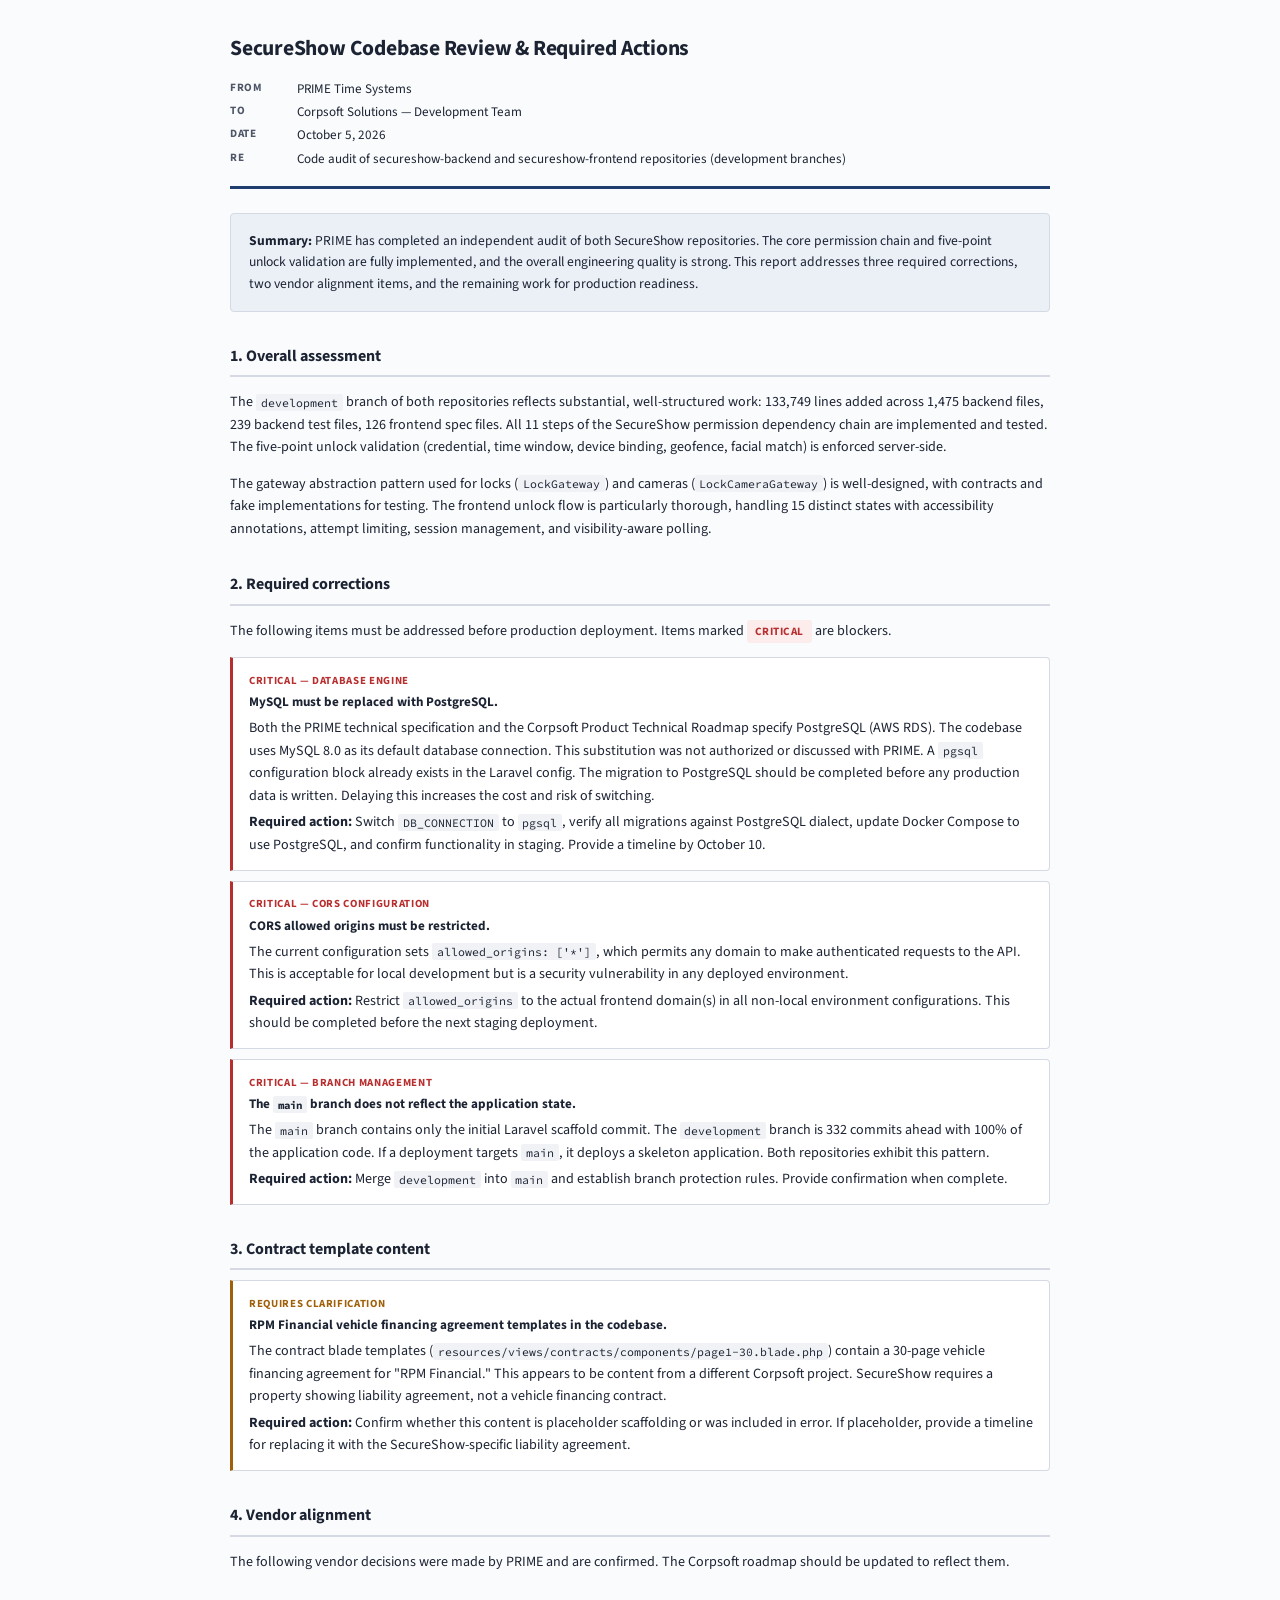
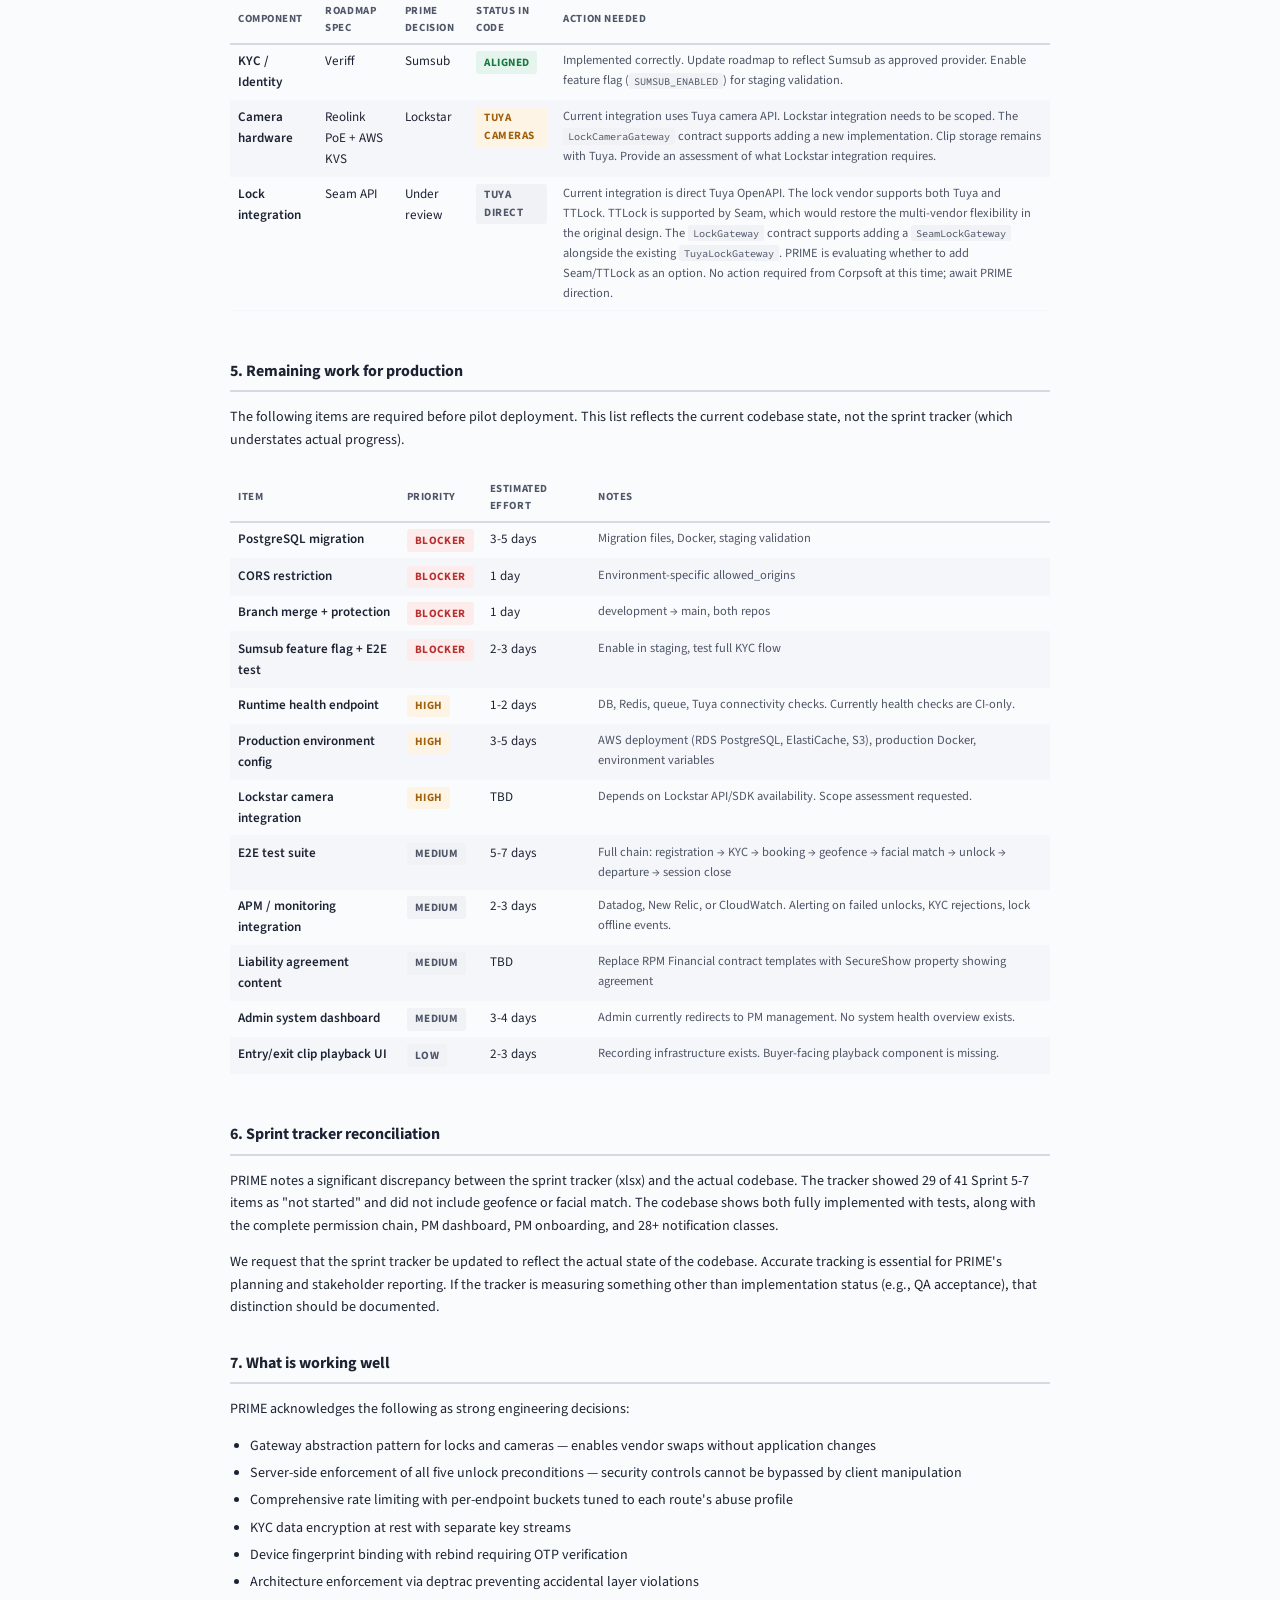
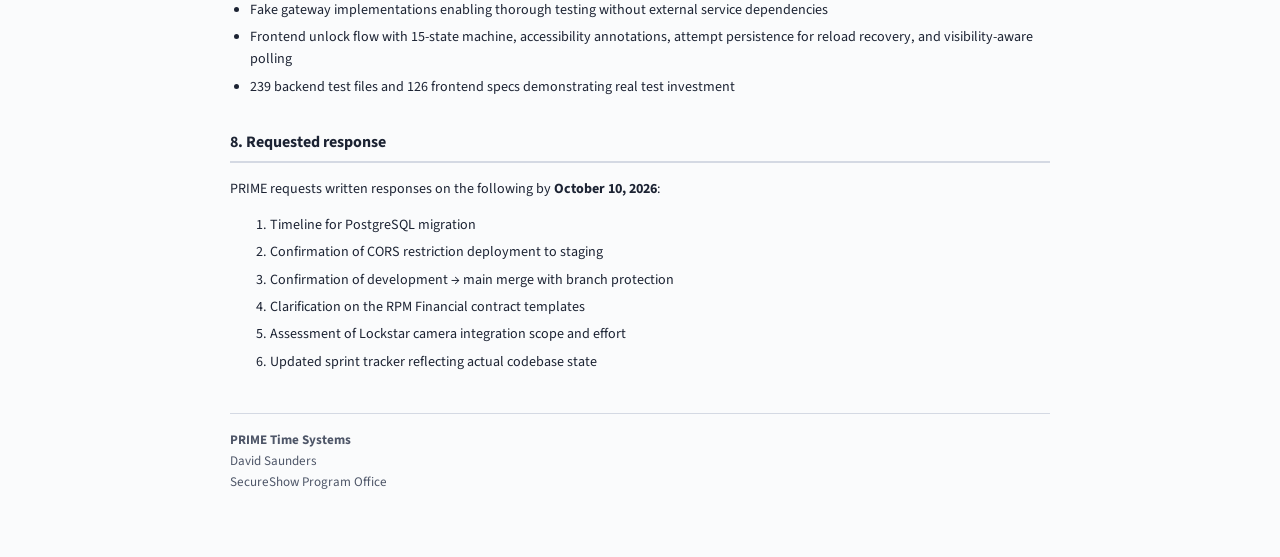
<file: review.html>
<!DOCTYPE html>
<html lang="en">
<head>
<meta charset="utf-8">
<meta name="viewport" content="width=device-width, initial-scale=1, viewport-fit=cover">
<title>PRIME Codebase Review</title>
<meta name="robots" content="noindex, nofollow">
<link rel="stylesheet" href="https://fonts.googleapis.com/css2?family=Source+Sans+3:wght@400;600;700&family=Source+Code+Pro:wght@400;500&display=swap">
<style>
  :root {
    --bg: #FAFBFC;
    --surface: #FFFFFF;
    --text: #1C2333;
    --text-2: #4E5668;
    --border: #D4D9E3;
    --accent: #1F3D6F;
    --accent-light: #EBF0F7;
    --good: #157A3F;
    --good-bg: #E5F4EC;
    --warn: #A0600A;
    --warn-bg: #FDF4E6;
    --critical: #B82E2E;
    --critical-bg: #FDECEC;
    --info: #4E5668;
    --info-bg: #F0F2F5;
    --stripe: #F5F6F9;
    --code: #F0F2F5;
    font-family: 'Source Sans 3', 'Source Sans Pro', system-ui, sans-serif;
    font-variant-numeric: tabular-nums;
  }
  @media (prefers-color-scheme: dark) {
    :root:not([data-theme="light"]) {
      --bg: #111521;
      --surface: #181D2B;
      --text: #D8DCE6;
      --text-2: #8890A4;
      --border: #2A3044;
      --accent: #6B9DD6;
      --accent-light: #1A2438;
      --good: #3DAA6E;
      --good-bg: #142A1E;
      --warn: #D4A33A;
      --warn-bg: #2A2418;
      --critical: #E85555;
      --critical-bg: #2C1A1A;
      --info: #8890A4;
      --info-bg: #1E2230;
      --stripe: #1A1F2C;
      --code: #1E2230;
      color-scheme: dark;
    }
  }
  :root[data-theme="dark"] {
    --bg: #111521;
    --surface: #181D2B;
    --text: #D8DCE6;
    --text-2: #8890A4;
    --border: #2A3044;
    --accent: #6B9DD6;
    --accent-light: #1A2438;
    --good: #3DAA6E;
    --good-bg: #142A1E;
    --warn: #D4A33A;
    --warn-bg: #2A2418;
    --critical: #E85555;
    --critical-bg: #2C1A1A;
    --info: #8890A4;
    --info-bg: #1E2230;
    --stripe: #1A1F2C;
    --code: #1E2230;
    color-scheme: dark;
  }

  body { background: var(--bg); color: var(--text); line-height: 1.6; max-width: 820px; margin: 0 auto; padding-inline: 1.25rem; padding-block: 2rem 4rem; }
  h1 { font-size: 1.35rem; font-weight: 700; margin: 0; letter-spacing: -0.01em; text-wrap: balance; }
  h2 { font-size: 1rem; font-weight: 700; margin: 2rem 0 0.6rem; padding-bottom: 0.35rem; border-bottom: 2px solid var(--border); }
  h3 { font-size: 0.88rem; font-weight: 700; margin: 1.25rem 0 0.4rem; color: var(--accent); }
  p, li { font-size: 0.88rem; }
  ul { padding-left: 1.25rem; margin: 0.4rem 0; }
  li { margin-bottom: 0.3rem; }

  .memo-header { border-bottom: 3px solid var(--accent); padding-bottom: 1rem; margin-bottom: 1.5rem; }
  .memo-meta { display: grid; grid-template-columns: 55px 1fr; gap: 0.15rem 0.75rem; font-size: 0.82rem; margin-top: 0.75rem; }
  .memo-label { font-weight: 700; color: var(--text-2); text-transform: uppercase; font-size: 0.7rem; letter-spacing: 0.06em; }
  .memo-value { color: var(--text); }

  .status-badge { display: inline-block; font-size: 0.7rem; font-weight: 700; padding: 0.15rem 0.5rem; border-radius: 3px; text-transform: uppercase; letter-spacing: 0.04em; }
  .badge-good { background: var(--good-bg); color: var(--good); }
  .badge-warn { background: var(--warn-bg); color: var(--warn); }
  .badge-critical { background: var(--critical-bg); color: var(--critical); }
  .badge-info { background: var(--info-bg); color: var(--info); }

  .tbl { width: 100%; border-collapse: collapse; font-size: 0.82rem; margin: 0.5rem 0 1rem; }
  .tbl thead th { text-align: left; font-size: 0.68rem; font-weight: 700; text-transform: uppercase; letter-spacing: 0.05em; color: var(--text-2); padding: 0.4rem 0.5rem; border-bottom: 2px solid var(--border); }
  .tbl tbody td { padding: 0.4rem 0.5rem; border-bottom: 1px solid var(--stripe); vertical-align: top; }
  .tbl tbody tr:nth-child(even) { background: var(--stripe); }
  .tbl .col-item { font-weight: 600; min-width: 0; }
  .tbl .col-notes { color: var(--text-2); font-size: 0.78rem; min-width: 0; }
  .twrap { overflow-x: auto; }

  .action-item { background: var(--surface); border: 1px solid var(--border); border-left: 3px solid var(--critical); padding: 0.85rem 1rem; margin: 0.6rem 0; font-size: 0.82rem; border-radius: 0 4px 4px 0; }
  .action-item.warn { border-left-color: var(--warn); }
  .action-item.info { border-left-color: var(--accent); }
  .action-item strong { color: var(--text); }
  .action-item p { margin: 0.25rem 0 0; }
  .action-label { font-size: 0.68rem; font-weight: 700; text-transform: uppercase; letter-spacing: 0.06em; margin-bottom: 0.2rem; }
  .action-label.crit { color: var(--critical); }
  .action-label.wrn { color: var(--warn); }
  .action-label.inf { color: var(--accent); }

  .code { font-family: 'Source Code Pro', monospace; font-size: 0.82em; background: var(--code); padding: 0.1rem 0.3rem; border-radius: 2px; }

  .summary-box { background: var(--accent-light); border: 1px solid var(--border); padding: 1rem 1.15rem; margin: 1.25rem 0; font-size: 0.85rem; border-radius: 4px; }
  .summary-box p { margin: 0.3rem 0 0; }

  .sig { margin-top: 2.5rem; padding-top: 1rem; border-top: 1px solid var(--border); font-size: 0.82rem; color: var(--text-2); }
</style>
</head>
<body>

<div class="memo-header">
  <h1>SecureShow Codebase Review &amp; Required Actions</h1>
  <div class="memo-meta">
    <span class="memo-label">From</span><span class="memo-value">PRIME Time Systems</span>
    <span class="memo-label">To</span><span class="memo-value">Corpsoft Solutions — Development Team</span>
    <span class="memo-label">Date</span><span class="memo-value">October 5, 2026</span>
    <span class="memo-label">Re</span><span class="memo-value">Code audit of secureshow-backend and secureshow-frontend repositories (development branches)</span>
  </div>
</div>

<div class="summary-box">
  <strong>Summary:</strong> PRIME has completed an independent audit of both SecureShow repositories. The core permission chain and five-point unlock validation are fully implemented, and the overall engineering quality is strong. This report addresses three required corrections, two vendor alignment items, and the remaining work for production readiness.
</div>

<h2>1. Overall assessment</h2>

<p>The <span class="code">development</span> branch of both repositories reflects substantial, well-structured work: 133,749 lines added across 1,475 backend files, 239 backend test files, 126 frontend spec files. All 11 steps of the SecureShow permission dependency chain are implemented and tested. The five-point unlock validation (credential, time window, device binding, geofence, facial match) is enforced server-side.</p>

<p>The gateway abstraction pattern used for locks (<span class="code">LockGateway</span>) and cameras (<span class="code">LockCameraGateway</span>) is well-designed, with contracts and fake implementations for testing. The frontend unlock flow is particularly thorough, handling 15 distinct states with accessibility annotations, attempt limiting, session management, and visibility-aware polling.</p>

<h2>2. Required corrections</h2>

<p>The following items must be addressed before production deployment. Items marked <span class="status-badge badge-critical">CRITICAL</span> are blockers.</p>

<div class="action-item">
  <div class="action-label crit">Critical — Database engine</div>
  <strong>MySQL must be replaced with PostgreSQL.</strong>
  <p>Both the PRIME technical specification and the Corpsoft Product Technical Roadmap specify PostgreSQL (AWS RDS). The codebase uses MySQL 8.0 as its default database connection. This substitution was not authorized or discussed with PRIME. A <span class="code">pgsql</span> configuration block already exists in the Laravel config. The migration to PostgreSQL should be completed before any production data is written. Delaying this increases the cost and risk of switching.</p>
  <p><strong>Required action:</strong> Switch <span class="code">DB_CONNECTION</span> to <span class="code">pgsql</span>, verify all migrations against PostgreSQL dialect, update Docker Compose to use PostgreSQL, and confirm functionality in staging. Provide a timeline by October 10.</p>
</div>

<div class="action-item">
  <div class="action-label crit">Critical — CORS configuration</div>
  <strong>CORS allowed origins must be restricted.</strong>
  <p>The current configuration sets <span class="code">allowed_origins: ['*']</span>, which permits any domain to make authenticated requests to the API. This is acceptable for local development but is a security vulnerability in any deployed environment.</p>
  <p><strong>Required action:</strong> Restrict <span class="code">allowed_origins</span> to the actual frontend domain(s) in all non-local environment configurations. This should be completed before the next staging deployment.</p>
</div>

<div class="action-item">
  <div class="action-label crit">Critical — Branch management</div>
  <strong>The <span class="code">main</span> branch does not reflect the application state.</strong>
  <p>The <span class="code">main</span> branch contains only the initial Laravel scaffold commit. The <span class="code">development</span> branch is 332 commits ahead with 100% of the application code. If a deployment targets <span class="code">main</span>, it deploys a skeleton application. Both repositories exhibit this pattern.</p>
  <p><strong>Required action:</strong> Merge <span class="code">development</span> into <span class="code">main</span> and establish branch protection rules. Provide confirmation when complete.</p>
</div>

<h2>3. Contract template content</h2>

<div class="action-item warn">
  <div class="action-label wrn">Requires clarification</div>
  <strong>RPM Financial vehicle financing agreement templates in the codebase.</strong>
  <p>The contract blade templates (<span class="code">resources/views/contracts/components/page1-30.blade.php</span>) contain a 30-page vehicle financing agreement for "RPM Financial." This appears to be content from a different Corpsoft project. SecureShow requires a property showing liability agreement, not a vehicle financing contract.</p>
  <p><strong>Required action:</strong> Confirm whether this content is placeholder scaffolding or was included in error. If placeholder, provide a timeline for replacing it with the SecureShow-specific liability agreement.</p>
</div>

<h2>4. Vendor alignment</h2>

<p>The following vendor decisions were made by PRIME and are confirmed. The Corpsoft roadmap should be updated to reflect them.</p>

<div class="twrap">
<table class="tbl">
  <thead><tr><th>Component</th><th>Roadmap spec</th><th>PRIME decision</th><th>Status in code</th><th>Action needed</th></tr></thead>
  <tbody>
    <tr>
      <td class="col-item">KYC / Identity</td>
      <td>Veriff</td>
      <td>Sumsub</td>
      <td><span class="status-badge badge-good">Aligned</span></td>
      <td class="col-notes">Implemented correctly. Update roadmap to reflect Sumsub as approved provider. Enable feature flag (<span class="code">SUMSUB_ENABLED</span>) for staging validation.</td>
    </tr>
    <tr>
      <td class="col-item">Camera hardware</td>
      <td>Reolink PoE + AWS KVS</td>
      <td>Lockstar</td>
      <td><span class="status-badge badge-warn">Tuya cameras</span></td>
      <td class="col-notes">Current integration uses Tuya camera API. Lockstar integration needs to be scoped. The <span class="code">LockCameraGateway</span> contract supports adding a new implementation. Clip storage remains with Tuya. Provide an assessment of what Lockstar integration requires.</td>
    </tr>
    <tr>
      <td class="col-item">Lock integration</td>
      <td>Seam API</td>
      <td>Under review</td>
      <td><span class="status-badge badge-info">Tuya direct</span></td>
      <td class="col-notes">Current integration is direct Tuya OpenAPI. The lock vendor supports both Tuya and TTLock. TTLock is supported by Seam, which would restore the multi-vendor flexibility in the original design. The <span class="code">LockGateway</span> contract supports adding a <span class="code">SeamLockGateway</span> alongside the existing <span class="code">TuyaLockGateway</span>. PRIME is evaluating whether to add Seam/TTLock as an option. No action required from Corpsoft at this time; await PRIME direction.</td>
    </tr>
  </tbody>
</table>
</div>

<h2>5. Remaining work for production</h2>

<p>The following items are required before pilot deployment. This list reflects the current codebase state, not the sprint tracker (which understates actual progress).</p>

<div class="twrap">
<table class="tbl">
  <thead><tr><th>Item</th><th>Priority</th><th>Estimated effort</th><th>Notes</th></tr></thead>
  <tbody>
    <tr><td class="col-item">PostgreSQL migration</td><td><span class="status-badge badge-critical">Blocker</span></td><td>3-5 days</td><td class="col-notes">Migration files, Docker, staging validation</td></tr>
    <tr><td class="col-item">CORS restriction</td><td><span class="status-badge badge-critical">Blocker</span></td><td>1 day</td><td class="col-notes">Environment-specific allowed_origins</td></tr>
    <tr><td class="col-item">Branch merge + protection</td><td><span class="status-badge badge-critical">Blocker</span></td><td>1 day</td><td class="col-notes">development → main, both repos</td></tr>
    <tr><td class="col-item">Sumsub feature flag + E2E test</td><td><span class="status-badge badge-critical">Blocker</span></td><td>2-3 days</td><td class="col-notes">Enable in staging, test full KYC flow</td></tr>
    <tr><td class="col-item">Runtime health endpoint</td><td><span class="status-badge badge-warn">High</span></td><td>1-2 days</td><td class="col-notes">DB, Redis, queue, Tuya connectivity checks. Currently health checks are CI-only.</td></tr>
    <tr><td class="col-item">Production environment config</td><td><span class="status-badge badge-warn">High</span></td><td>3-5 days</td><td class="col-notes">AWS deployment (RDS PostgreSQL, ElastiCache, S3), production Docker, environment variables</td></tr>
    <tr><td class="col-item">Lockstar camera integration</td><td><span class="status-badge badge-warn">High</span></td><td>TBD</td><td class="col-notes">Depends on Lockstar API/SDK availability. Scope assessment requested.</td></tr>
    <tr><td class="col-item">E2E test suite</td><td><span class="status-badge badge-info">Medium</span></td><td>5-7 days</td><td class="col-notes">Full chain: registration → KYC → booking → geofence → facial match → unlock → departure → session close</td></tr>
    <tr><td class="col-item">APM / monitoring integration</td><td><span class="status-badge badge-info">Medium</span></td><td>2-3 days</td><td class="col-notes">Datadog, New Relic, or CloudWatch. Alerting on failed unlocks, KYC rejections, lock offline events.</td></tr>
    <tr><td class="col-item">Liability agreement content</td><td><span class="status-badge badge-info">Medium</span></td><td>TBD</td><td class="col-notes">Replace RPM Financial contract templates with SecureShow property showing agreement</td></tr>
    <tr><td class="col-item">Admin system dashboard</td><td><span class="status-badge badge-info">Medium</span></td><td>3-4 days</td><td class="col-notes">Admin currently redirects to PM management. No system health overview exists.</td></tr>
    <tr><td class="col-item">Entry/exit clip playback UI</td><td><span class="status-badge badge-info">Low</span></td><td>2-3 days</td><td class="col-notes">Recording infrastructure exists. Buyer-facing playback component is missing.</td></tr>
  </tbody>
</table>
</div>

<h2>6. Sprint tracker reconciliation</h2>

<p>PRIME notes a significant discrepancy between the sprint tracker (xlsx) and the actual codebase. The tracker showed 29 of 41 Sprint 5-7 items as "not started" and did not include geofence or facial match. The codebase shows both fully implemented with tests, along with the complete permission chain, PM dashboard, PM onboarding, and 28+ notification classes.</p>

<p>We request that the sprint tracker be updated to reflect the actual state of the codebase. Accurate tracking is essential for PRIME's planning and stakeholder reporting. If the tracker is measuring something other than implementation status (e.g., QA acceptance), that distinction should be documented.</p>

<h2>7. What is working well</h2>

<p>PRIME acknowledges the following as strong engineering decisions:</p>
<ul>
  <li>Gateway abstraction pattern for locks and cameras — enables vendor swaps without application changes</li>
  <li>Server-side enforcement of all five unlock preconditions — security controls cannot be bypassed by client manipulation</li>
  <li>Comprehensive rate limiting with per-endpoint buckets tuned to each route's abuse profile</li>
  <li>KYC data encryption at rest with separate key streams</li>
  <li>Device fingerprint binding with rebind requiring OTP verification</li>
  <li>Architecture enforcement via deptrac preventing accidental layer violations</li>
  <li>Fake gateway implementations enabling thorough testing without external service dependencies</li>
  <li>Frontend unlock flow with 15-state machine, accessibility annotations, attempt persistence for reload recovery, and visibility-aware polling</li>
  <li>239 backend test files and 126 frontend specs demonstrating real test investment</li>
</ul>

<h2>8. Requested response</h2>

<p>PRIME requests written responses on the following by <strong>October 10, 2026</strong>:</p>

<ol style="font-size:0.85rem;">
  <li>Timeline for PostgreSQL migration</li>
  <li>Confirmation of CORS restriction deployment to staging</li>
  <li>Confirmation of development → main merge with branch protection</li>
  <li>Clarification on the RPM Financial contract templates</li>
  <li>Assessment of Lockstar camera integration scope and effort</li>
  <li>Updated sprint tracker reflecting actual codebase state</li>
</ol>

<div class="sig">
  <strong>PRIME Time Systems</strong><br>
  David Saunders<br>
  SecureShow Program Office
</div>

</body>
</html>
</file>
<file: assets/css/style.css>
/* ========== RESET & BASE ========== */
*, *::before, *::after { box-sizing: border-box; margin: 0; padding: 0; }
html { scroll-behavior: smooth; scroll-padding-top: 88px; }
body {
  font-family: 'Inter', -apple-system, BlinkMacSystemFont, sans-serif;
  color: #1a1a1a;
  line-height: 1.7;
  font-size: 16px;
  -webkit-font-smoothing: antialiased;
  overflow-x: hidden;
}
img { max-width: 100%; height: auto; display: block; }
a { text-decoration: none; color: inherit; }
ul { list-style: none; }

/* ========== BRAND TOKENS ========== */
:root {
  --navy: #172f5d;
  --navy-dark: #0f1f3d;
  --navy-light: #1e3a6e;
  --red: #c4372a;
  --red-hover: #a82e23;
  --red-light: #e8564a;
  --warm-white: #faf9f7;
  --light-bg: #f4f3f0;
  --border-light: #e5e3de;
  --text-primary: #1a1a1a;
  --text-secondary: #4a4a4a;
  --text-muted: #7a7a7a;
  --white: #ffffff;
  --shadow-sm: 0 1px 3px rgba(0,0,0,0.08);
  --shadow-md: 0 4px 16px rgba(0,0,0,0.1);
  --shadow-lg: 0 8px 32px rgba(0,0,0,0.12);
  --shadow-xl: 0 16px 48px rgba(0,0,0,0.16);
  --radius: 8px;
  --radius-lg: 16px;
  --radius-xl: 24px;
}

.container {
  max-width: 1200px;
  margin: 0 auto;
  padding: 0 24px;
}

/* ========== ANIMATIONS ========== */
@keyframes fadeInUp {
  from { opacity: 0; transform: translateY(40px); }
  to { opacity: 1; transform: translateY(0); }
}
@keyframes fadeIn {
  from { opacity: 0; }
  to { opacity: 1; }
}
@keyframes slideInLeft {
  from { opacity: 0; transform: translateX(-60px); }
  to { opacity: 1; transform: translateX(0); }
}
@keyframes slideInRight {
  from { opacity: 0; transform: translateX(60px); }
  to { opacity: 1; transform: translateX(0); }
}
@keyframes logoReveal {
  0% { opacity: 0; transform: rotate(-8deg) scale(0.9); }
  60% { opacity: 1; transform: rotate(2deg) scale(1.02); }
  100% { opacity: 1; transform: rotate(0deg) scale(1); }
}
@keyframes lockFloat {
  0% { opacity: 0; transform: translateY(30px) rotateY(-20deg); }
  50% { opacity: 1; transform: translateY(-8px) rotateY(5deg); }
  100% { opacity: 1; transform: translateY(0) rotateY(0deg); }
}
@keyframes lockHover {
  0%, 100% { transform: translateY(0) rotate(0deg); }
  25% { transform: translateY(-10px) rotate(0.5deg); }
  75% { transform: translateY(-4px) rotate(-0.5deg); }
}
@keyframes pulseGlow {
  0%, 100% { filter: drop-shadow(0 16px 40px rgba(0,0,0,0.18)) drop-shadow(0 0 0 rgba(196, 55, 42, 0)); }
  50% { filter: drop-shadow(0 16px 40px rgba(0,0,0,0.18)) drop-shadow(0 0 40px rgba(196, 55, 42, 0.25)); }
}
@keyframes gradientShift {
  0% { background-position: 0% 50%; }
  50% { background-position: 100% 50%; }
  100% { background-position: 0% 50%; }
}
@keyframes countUp {
  from { opacity: 0; transform: scale(0.5); }
  to { opacity: 1; transform: scale(1); }
}
@keyframes drawLine {
  from { width: 0; }
  to { width: 60px; }
}
@keyframes iconPulse {
  0%, 100% { transform: scale(1); }
  50% { transform: scale(1.08); }
}
@keyframes shimmer {
  0% { background-position: -200% 0; }
  100% { background-position: 200% 0; }
}
@keyframes pillarReveal {
  from { opacity: 0; transform: translateY(50px) scale(0.9); }
  to { opacity: 1; transform: translateY(0) scale(1); }
}
@keyframes numberCount {
  0% { opacity: 0; transform: translateY(20px) rotateX(90deg); }
  60% { opacity: 1; transform: translateY(-3px) rotateX(-5deg); }
  100% { opacity: 1; transform: translateY(0) rotateX(0); }
}
@keyframes accentGrow {
  from { transform: scaleX(0); }
  to { transform: scaleX(1); }
}
@keyframes floatSlow {
  0%, 100% { transform: translateY(0); }
  50% { transform: translateY(-12px); }
}

.animate-on-scroll {
  opacity: 0;
  transform: translateY(40px);
  transition: opacity 0.8s cubic-bezier(0.16, 1, 0.3, 1), transform 0.8s cubic-bezier(0.16, 1, 0.3, 1);
}
.animate-on-scroll.visible {
  opacity: 1;
  transform: translateY(0);
}

/* ========== HEADER ========== */
.site-header {
  position: fixed;
  top: 0;
  left: 0;
  right: 0;
  z-index: 1000;
  background: rgba(255, 255, 255, 0.97);
  backdrop-filter: blur(12px);
  border-bottom: 1px solid var(--border-light);
  transition: box-shadow 0.3s ease;
}
.site-header.scrolled {
  box-shadow: 0 2px 20px rgba(0,0,0,0.08);
}
.nav-container {
  display: flex;
  align-items: center;
  justify-content: space-between;
  height: 80px;
}
.logo-link {
  display: flex;
  align-items: center;
  flex-shrink: 0;
}
.logo-img {
  height: 64px;
  width: auto;
  animation: logoReveal 0.8s ease-out;
}
.main-nav {
  display: flex;
  align-items: center;
  gap: 8px;
}
.nav-link {
  font-size: 14px;
  font-weight: 500;
  color: var(--text-secondary);
  padding: 8px 14px;
  border-radius: var(--radius);
  transition: color 0.2s, background 0.2s;
  position: relative;
}
.nav-link:hover {
  color: var(--navy);
  background: var(--light-bg);
}
.nav-link.active::after {
  content: '';
  position: absolute;
  bottom: 0;
  left: 50%;
  transform: translateX(-50%);
  width: 20px;
  height: 2px;
  background: var(--red);
  border-radius: 1px;
}

/* Login dropdown */
.nav-login-wrap { position: relative; }
.nav-login-btn {
  display: flex;
  align-items: center;
  gap: 4px;
  font-size: 14px;
  font-weight: 500;
  color: var(--navy);
  background: none;
  border: 1.5px solid var(--navy);
  padding: 8px 16px;
  border-radius: var(--radius);
  cursor: pointer;
  transition: all 0.2s;
  font-family: inherit;
}
.nav-login-btn:hover {
  background: var(--navy);
  color: var(--white);
}
.login-dropdown {
  position: absolute;
  top: calc(100% + 8px);
  right: 0;
  background: var(--white);
  border: 1px solid var(--border-light);
  border-radius: var(--radius);
  box-shadow: var(--shadow-lg);
  min-width: 220px;
  opacity: 0;
  visibility: hidden;
  transform: translateY(-8px);
  transition: all 0.2s ease;
  z-index: 100;
}
.login-dropdown.open {
  opacity: 1;
  visibility: visible;
  transform: translateY(0);
}
.login-item {
  display: block;
  padding: 12px 16px;
  font-size: 14px;
  color: var(--text-secondary);
  transition: background 0.15s, color 0.15s;
}
.login-item:hover {
  background: var(--light-bg);
  color: var(--navy);
}
.login-item:first-child { border-radius: var(--radius) var(--radius) 0 0; }
.login-item:last-child { border-radius: 0 0 var(--radius) var(--radius); }

.nav-cta {
  font-size: 14px;
  font-weight: 600;
  color: var(--white);
  background: var(--red);
  padding: 10px 20px;
  border-radius: var(--radius);
  transition: all 0.25s;
  margin-left: 4px;
}
.nav-cta:hover {
  background: var(--red-hover);
  transform: translateY(-1px);
  box-shadow: 0 4px 12px rgba(196, 55, 42, 0.3);
}

/* Mobile toggle */
.mobile-toggle {
  display: none;
  flex-direction: column;
  gap: 5px;
  background: none;
  border: none;
  cursor: pointer;
  padding: 8px;
}
.mobile-toggle span {
  display: block;
  width: 24px;
  height: 2px;
  background: var(--navy);
  border-radius: 2px;
  transition: all 0.3s;
}
.mobile-toggle.active span:nth-child(1) { transform: rotate(45deg) translate(5px, 5px); }
.mobile-toggle.active span:nth-child(2) { opacity: 0; }
.mobile-toggle.active span:nth-child(3) { transform: rotate(-45deg) translate(5px, -5px); }

/* ========== BUTTONS ========== */
.btn {
  display: inline-block;
  font-size: 16px;
  font-weight: 600;
  padding: 14px 28px;
  border-radius: var(--radius);
  transition: all 0.25s cubic-bezier(0.16, 1, 0.3, 1);
  cursor: pointer;
  font-family: inherit;
  border: none;
  text-align: center;
  position: relative;
  overflow: hidden;
}
.btn-primary {
  background: var(--red);
  color: var(--white);
}
.btn-primary::after {
  content: '';
  position: absolute;
  inset: 0;
  background: linear-gradient(135deg, rgba(255,255,255,0.15) 0%, transparent 60%);
  opacity: 0;
  transition: opacity 0.3s;
}
.btn-primary:hover::after { opacity: 1; }
.btn-primary:hover {
  background: var(--red-hover);
  transform: translateY(-2px);
  box-shadow: 0 8px 24px rgba(196, 55, 42, 0.35);
}
.btn-outline {
  background: transparent;
  color: var(--navy);
  border: 2px solid var(--navy);
}
.btn-outline:hover {
  background: var(--navy);
  color: var(--white);
  transform: translateY(-2px);
  box-shadow: 0 8px 24px rgba(23, 47, 93, 0.25);
}
.btn-login {
  background: transparent;
  color: var(--navy);
  border: 1.5px solid var(--navy);
  padding: 12px 24px;
  font-size: 15px;
}
.btn-login:hover {
  background: var(--navy);
  color: var(--white);
  transform: translateY(-2px);
  box-shadow: 0 6px 20px rgba(23, 47, 93, 0.2);
}
.btn-login svg {
  vertical-align: -2px;
  margin-right: 6px;
}
.persona-ctas {
  display: flex;
  gap: 12px;
  flex-wrap: wrap;
  align-items: center;
}
.btn-submit {
  background: var(--red);
  color: var(--white);
  width: 100%;
  font-size: 16px;
  padding: 16px;
}
.btn-submit:hover {
  background: var(--red-hover);
  transform: translateY(-1px);
  box-shadow: 0 4px 16px rgba(196, 55, 42, 0.3);
}

/* ========== HERO ========== */
.hero {
  padding: 140px 0 80px;
  background: linear-gradient(135deg, var(--warm-white) 0%, #eef1f5 50%, #e8edf4 100%);
  position: relative;
  overflow: hidden;
}
.hero::before {
  content: '';
  position: absolute;
  top: 50%;
  right: 10%;
  width: 500px;
  height: 500px;
  background: radial-gradient(circle, rgba(196, 55, 42, 0.04) 0%, transparent 70%);
  transform: translate(50%, -50%);
  pointer-events: none;
}
.hero::after {
  content: '';
  position: absolute;
  top: -40%;
  right: -20%;
  width: 60%;
  height: 160%;
  background: radial-gradient(ellipse, rgba(23, 47, 93, 0.05) 0%, transparent 70%);
  pointer-events: none;
}
.hero-grid {
  display: grid;
  grid-template-columns: 1fr 1fr;
  gap: 60px;
  align-items: center;
}
.hero-content {
  animation: slideInLeft 1s cubic-bezier(0.16, 1, 0.3, 1);
}
.hero-content h1 {
  font-family: 'Playfair Display', Georgia, serif;
  font-size: 48px;
  font-weight: 700;
  line-height: 1.15;
  color: var(--navy);
  margin-bottom: 20px;
}
.hero-sub {
  font-size: 18px;
  color: var(--text-secondary);
  line-height: 1.7;
  margin-bottom: 32px;
  max-width: 520px;
}
.hero-ctas {
  display: flex;
  gap: 16px;
  margin-bottom: 40px;
  flex-wrap: wrap;
}
.hero-trust {
  display: flex;
  gap: 24px;
  flex-wrap: wrap;
}
.trust-item {
  display: flex;
  align-items: center;
  gap: 6px;
  font-size: 14px;
  font-weight: 500;
  color: var(--text-secondary);
}
.hero-image {
  display: flex;
  justify-content: center;
  align-items: center;
  animation: slideInRight 1s cubic-bezier(0.16, 1, 0.3, 1);
}
.hero-img-placeholder {
  display: flex;
  justify-content: center;
  align-items: center;
  perspective: 800px;
}
.lock-product-img {
  max-height: 480px;
  width: auto;
  animation: lockFloat 1.2s cubic-bezier(0.16, 1, 0.3, 1) 0.3s both;
  filter: drop-shadow(0 20px 40px rgba(0,0,0,0.25));
  mix-blend-mode: multiply;
}
.lock-product-img:hover {
  animation: lockHover 3s ease-in-out infinite;
}

/* Hero video */
.hero-video-wrap {
  width: 100%;
  max-width: 520px;
  border-radius: var(--radius-xl);
  overflow: hidden;
  box-shadow: var(--shadow-xl);
  animation: lockFloat 1.2s cubic-bezier(0.16, 1, 0.3, 1) 0.3s both;
}
.hero-video {
  width: 100%;
  display: block;
  object-fit: cover;
}

/* ========== SECTIONS ========== */
.section {
  padding: 100px 0;
  position: relative;
}
.section-white { background: var(--white); }
.section-light {
  background: var(--light-bg);
  position: relative;
}
.section-navy {
  background: linear-gradient(135deg, var(--navy) 0%, var(--navy-dark) 100%);
  color: var(--white);
  position: relative;
  overflow: hidden;
}
.section-navy::before {
  content: '';
  position: absolute;
  top: -50%;
  left: -25%;
  width: 50%;
  height: 200%;
  background: radial-gradient(ellipse, rgba(196, 55, 42, 0.08) 0%, transparent 70%);
  pointer-events: none;
}
.section-header {
  text-align: center;
  max-width: 680px;
  margin: 0 auto 60px;
}
.section-header-light h2 { color: var(--white); }
.section-header-light .section-desc { color: rgba(255,255,255,0.8); }
.section-eyebrow {
  display: inline-block;
  font-size: 13px;
  font-weight: 600;
  text-transform: uppercase;
  letter-spacing: 0.12em;
  color: var(--red);
  margin-bottom: 12px;
  position: relative;
  padding-bottom: 8px;
}
.section-eyebrow::after {
  content: '';
  position: absolute;
  bottom: 0;
  left: 50%;
  transform: translateX(-50%);
  width: 30px;
  height: 2px;
  background: var(--red);
  border-radius: 1px;
}
.persona-content .section-eyebrow::after {
  left: 0;
  transform: none;
}
.hardware-content .section-eyebrow::after {
  left: 0;
  transform: none;
}
.section-eyebrow-light {
  color: var(--red-light);
}
.section-eyebrow-light::after {
  background: var(--red-light);
}
.section-header h2,
.persona-content h2 {
  font-family: 'Playfair Display', Georgia, serif;
  font-size: 36px;
  font-weight: 700;
  line-height: 1.2;
  color: var(--navy);
  margin-bottom: 16px;
  text-wrap: balance;
}
.section-header-light h2 { color: var(--white); }
.section-desc {
  font-size: 18px;
  color: var(--text-secondary);
  line-height: 1.7;
}

/* ========== SECTION DIVIDERS ========== */
.section-divider {
  width: 100%;
  height: 4px;
  background: linear-gradient(90deg, var(--navy) 0%, var(--red) 50%, var(--navy) 100%);
  background-size: 200% 100%;
  animation: gradientShift 6s ease-in-out infinite;
}

/* ========== PROBLEM GRID ========== */
.problem-grid {
  display: grid;
  grid-template-columns: repeat(3, 1fr);
  gap: 24px;
}
.problem-card {
  background: var(--white);
  border: 1px solid var(--border-light);
  border-radius: var(--radius-lg);
  padding: 36px 28px;
  transition: all 0.4s cubic-bezier(0.16, 1, 0.3, 1);
  position: relative;
  overflow: hidden;
}
.problem-card::before {
  content: '';
  position: absolute;
  top: 0;
  left: 0;
  right: 0;
  height: 3px;
  background: linear-gradient(90deg, var(--red), var(--navy));
  transform: scaleX(0);
  transform-origin: left;
  transition: transform 0.4s cubic-bezier(0.16, 1, 0.3, 1);
}
.problem-card:hover::before {
  transform: scaleX(1);
}
.problem-card:hover {
  transform: translateY(-8px);
  box-shadow: var(--shadow-xl);
  border-color: transparent;
}
.problem-icon {
  width: 64px;
  height: 64px;
  border-radius: 16px;
  display: flex;
  align-items: center;
  justify-content: center;
  margin-bottom: 20px;
  position: relative;
  transition: transform 0.3s;
}
.problem-card:hover .problem-icon {
  transform: scale(1.05);
}
.problem-icon svg {
  position: relative;
  z-index: 1;
}
.problem-icon--lock {
  background: linear-gradient(135deg, #fde8e6 0%, #fcd2ce 100%);
}
.problem-icon--warning {
  background: linear-gradient(135deg, #fff3e0 0%, #ffe0b2 100%);
}
.problem-icon--clock {
  background: linear-gradient(135deg, #e3f2fd 0%, #bbdefb 100%);
}
.problem-icon--home {
  background: linear-gradient(135deg, #f3e5f5 0%, #e1bee7 100%);
}
.problem-icon--document {
  background: linear-gradient(135deg, #e8f5e9 0%, #c8e6c9 100%);
}
.problem-icon--user {
  background: linear-gradient(135deg, #fce4ec 0%, #f8bbd0 100%);
}
.problem-card h3 {
  font-size: 18px;
  font-weight: 600;
  color: var(--navy);
  margin-bottom: 10px;
}
.problem-card p {
  font-size: 15px;
  color: var(--text-secondary);
  line-height: 1.65;
}

/* ========== SOLUTION PILLARS ========== */
.solution-pillars {
  display: grid;
  grid-template-columns: repeat(4, 1fr);
  gap: 32px;
}
.pillar {
  text-align: center;
  padding: 40px 24px;
  border-radius: var(--radius-xl);
  background: rgba(255,255,255,0.06);
  border: 1px solid rgba(255,255,255,0.1);
  transition: all 0.4s cubic-bezier(0.16, 1, 0.3, 1);
  position: relative;
  overflow: hidden;
}
.pillar::before {
  content: '';
  position: absolute;
  bottom: 0;
  left: 0;
  right: 0;
  height: 3px;
  background: var(--red);
  transform: scaleX(0);
  transition: transform 0.5s cubic-bezier(0.16, 1, 0.3, 1);
}
.pillar:hover::before {
  transform: scaleX(1);
}
.pillar:hover {
  background: rgba(255,255,255,0.12);
  transform: translateY(-6px);
  box-shadow: 0 12px 40px rgba(0,0,0,0.2);
}
.pillar-icon {
  width: 72px;
  height: 72px;
  margin: 0 auto 20px;
  background: rgba(196, 55, 42, 0.15);
  border-radius: 20px;
  display: flex;
  align-items: center;
  justify-content: center;
  transition: all 0.3s;
}
.pillar:hover .pillar-icon {
  transform: scale(1.1) rotate(3deg);
  background: rgba(196, 55, 42, 0.25);
}
.pillar-number {
  font-family: 'Playfair Display', Georgia, serif;
  font-size: 48px;
  font-weight: 700;
  color: var(--red);
  margin-bottom: 4px;
  line-height: 1;
}
.pillar h3 {
  font-size: 18px;
  font-weight: 600;
  margin-bottom: 12px;
}
.pillar p {
  font-size: 15px;
  color: rgba(255,255,255,0.75);
  line-height: 1.65;
}

/* ========== PRODUCT SCREENSHOTS ========== */
.screenshots-section {
  background: var(--white);
  position: relative;
  overflow: hidden;
}
.screenshots-section::before {
  content: '';
  position: absolute;
  inset: 0;
  background: radial-gradient(ellipse at 30% 50%, rgba(23,47,93,0.03) 0%, transparent 60%);
  pointer-events: none;
}
.screenshots-grid {
  display: grid;
  grid-template-columns: 1fr 1fr;
  gap: 40px;
  align-items: start;
}
.screenshot-card {
  border-radius: var(--radius-xl);
  overflow: hidden;
  box-shadow: var(--shadow-lg);
  border: 1px solid var(--border-light);
  transition: all 0.5s cubic-bezier(0.16, 1, 0.3, 1);
  position: relative;
}
.screenshot-card:hover {
  transform: translateY(-8px) scale(1.01);
  box-shadow: var(--shadow-xl);
}
.screenshot-card img {
  width: 100%;
  display: block;
}
.screenshot-label {
  padding: 20px 24px;
  background: var(--white);
  border-top: 1px solid var(--border-light);
}
.screenshot-label h3 {
  font-size: 16px;
  font-weight: 600;
  color: var(--navy);
  margin-bottom: 4px;
}
.screenshot-label p {
  font-size: 14px;
  color: var(--text-muted);
}

/* ========== PERSONA SECTIONS ========== */
.persona-grid {
  display: grid;
  grid-template-columns: 1fr 1fr;
  gap: 60px;
  align-items: center;
}
.persona-grid-reverse .persona-content { order: 1; }
.persona-grid-reverse .persona-image { order: 2; }
.persona-content h2 { color: var(--navy); }
.persona-content > p {
  font-size: 17px;
  color: var(--text-secondary);
  margin-bottom: 28px;
  line-height: 1.7;
}
.feature-list {
  margin-bottom: 32px;
}
.feature-list li {
  display: flex;
  align-items: flex-start;
  gap: 10px;
  font-size: 15px;
  color: var(--text-primary);
  margin-bottom: 12px;
  line-height: 1.5;
}
.feature-list li svg {
  flex-shrink: 0;
  margin-top: 2px;
}
.persona-quote {
  border-left: 3px solid var(--red);
  padding: 20px 0 20px 24px;
  margin-bottom: 28px;
  background: linear-gradient(90deg, rgba(196, 55, 42, 0.04) 0%, transparent 100%);
  border-radius: 0 var(--radius) var(--radius) 0;
}
.persona-quote p {
  font-size: 16px;
  font-style: italic;
  color: var(--text-primary);
  line-height: 1.6;
  margin-bottom: 8px;
}
.persona-quote cite {
  font-size: 14px;
  font-style: normal;
  font-weight: 500;
  color: var(--text-muted);
}
/* Persona video */
.persona-video-wrap {
  width: 100%;
  height: 480px;
  border-radius: var(--radius-xl);
  overflow: hidden;
  position: relative;
}
.persona-video {
  width: 100%;
  height: 100%;
  object-fit: cover;
  display: block;
}

/* Hardware lock glamour video */
.hardware-video-wrap {
  width: 100%;
  max-width: 480px;
  border-radius: var(--radius-xl);
  overflow: hidden;
  box-shadow: var(--shadow-lg);
  position: relative;
}
.hardware-video-wrap::before {
  content: '';
  position: absolute;
  width: 300px;
  height: 300px;
  background: radial-gradient(circle, rgba(196, 55, 42, 0.08) 0%, transparent 70%);
  border-radius: 50%;
  top: 50%;
  left: 50%;
  transform: translate(-50%, -50%);
  pointer-events: none;
  z-index: 0;
}
.lock-glamour-video {
  width: 100%;
  display: block;
  object-fit: cover;
  position: relative;
  z-index: 1;
}

/* ========== BROKERAGE GRID ========== */
.brokerage-grid {
  display: grid;
  grid-template-columns: repeat(4, 1fr);
  gap: 24px;
}
.brokerage-card {
  background: rgba(255,255,255,0.06);
  border: 1px solid rgba(255,255,255,0.1);
  border-radius: var(--radius-xl);
  padding: 36px 24px;
  text-align: center;
  transition: all 0.4s cubic-bezier(0.16, 1, 0.3, 1);
  position: relative;
  overflow: hidden;
}
.brokerage-card::after {
  content: '';
  position: absolute;
  inset: 0;
  background: linear-gradient(180deg, transparent 0%, rgba(196, 55, 42, 0.06) 100%);
  opacity: 0;
  transition: opacity 0.4s;
}
.brokerage-card:hover::after { opacity: 1; }
.brokerage-card:hover {
  background: rgba(255,255,255,0.12);
  transform: translateY(-6px);
  box-shadow: 0 12px 40px rgba(0,0,0,0.2);
  border-color: rgba(255,255,255,0.2);
}
.brokerage-stat {
  font-family: 'Playfair Display', Georgia, serif;
  font-size: 48px;
  font-weight: 700;
  color: var(--red-light);
  margin-bottom: 8px;
  line-height: 1;
  position: relative;
  z-index: 1;
}
.brokerage-card h3 {
  font-size: 16px;
  font-weight: 600;
  margin-bottom: 12px;
  position: relative;
  z-index: 1;
}
.brokerage-card p {
  font-size: 14px;
  color: rgba(255,255,255,0.7);
  line-height: 1.6;
  position: relative;
  z-index: 1;
}

/* ========== HOW IT WORKS ========== */
.steps-grid {
  display: grid;
  grid-template-columns: repeat(3, 1fr);
  gap: 24px;
  counter-reset: step;
}
.step-card {
  background: var(--light-bg);
  border-radius: var(--radius-lg);
  padding: 32px 28px;
  position: relative;
  transition: all 0.4s cubic-bezier(0.16, 1, 0.3, 1);
  border: 1px solid transparent;
}
.step-card:hover {
  transform: translateY(-6px);
  box-shadow: var(--shadow-lg);
  border-color: var(--border-light);
  background: var(--white);
}
.step-num {
  width: 44px;
  height: 44px;
  background: linear-gradient(135deg, var(--navy) 0%, var(--navy-light) 100%);
  color: var(--white);
  border-radius: 12px;
  display: flex;
  align-items: center;
  justify-content: center;
  font-size: 16px;
  font-weight: 700;
  margin-bottom: 16px;
  transition: all 0.3s;
}
.step-card:hover .step-num {
  transform: scale(1.1) rotate(-3deg);
  background: linear-gradient(135deg, var(--red) 0%, var(--red-hover) 100%);
}
.step-card h3 {
  font-size: 17px;
  font-weight: 600;
  color: var(--navy);
  margin-bottom: 8px;
}
.step-card p {
  font-size: 14px;
  color: var(--text-secondary);
  line-height: 1.6;
}

/* ========== HARDWARE ========== */
.hardware-grid {
  display: grid;
  grid-template-columns: 1fr 1fr;
  gap: 60px;
  align-items: center;
}
.hardware-content h2 {
  font-family: 'Playfair Display', Georgia, serif;
  font-size: 36px;
  font-weight: 700;
  color: var(--navy);
  margin-bottom: 16px;
  text-wrap: balance;
}
.hardware-content > p {
  font-size: 17px;
  color: var(--text-secondary);
  margin-bottom: 32px;
  line-height: 1.7;
}
.hardware-specs {
  display: grid;
  grid-template-columns: 1fr 1fr;
  gap: 20px;
}
.spec {
  display: flex;
  flex-direction: column;
  gap: 4px;
  padding: 16px;
  border-radius: var(--radius);
  background: var(--white);
  border: 1px solid var(--border-light);
  transition: all 0.3s;
}
.spec:hover {
  border-color: var(--red);
  box-shadow: 0 2px 8px rgba(196, 55, 42, 0.08);
}
.spec strong {
  font-size: 15px;
  font-weight: 600;
  color: var(--navy);
}
.spec span {
  font-size: 14px;
  color: var(--text-muted);
}
.hardware-image {
  display: flex;
  justify-content: center;
  align-items: center;
  position: relative;
}

/* ========== CONTACT ========== */
.contact-grid {
  display: grid;
  grid-template-columns: 1fr 1fr;
  gap: 60px;
  align-items: start;
}
.contact-content h2 {
  font-family: 'Playfair Display', Georgia, serif;
  font-size: 36px;
  font-weight: 700;
  color: var(--white);
  margin-bottom: 16px;
  text-wrap: balance;
}
.contact-content > p {
  font-size: 17px;
  color: rgba(255,255,255,0.8);
  margin-bottom: 32px;
  line-height: 1.7;
}
.contact-info {
  display: flex;
  flex-direction: column;
  gap: 16px;
}
.contact-item {
  display: flex;
  align-items: center;
  gap: 12px;
  font-size: 15px;
  color: rgba(255,255,255,0.8);
}
.contact-form-wrap {
  background: var(--white);
  border-radius: var(--radius-xl);
  padding: 40px;
  box-shadow: 0 16px 48px rgba(0,0,0,0.2);
}
.contact-form {
  display: flex;
  flex-direction: column;
  gap: 16px;
}
.form-row {
  display: grid;
  grid-template-columns: 1fr 1fr;
  gap: 16px;
}
.form-group {
  display: flex;
  flex-direction: column;
  gap: 6px;
}
.form-group label {
  font-size: 14px;
  font-weight: 500;
  color: var(--text-primary);
}
.optional {
  font-weight: 400;
  color: var(--text-muted);
}
.form-group input,
.form-group select,
.form-group textarea {
  font-family: inherit;
  font-size: 15px;
  padding: 12px 14px;
  border: 1.5px solid var(--border-light);
  border-radius: var(--radius);
  background: var(--white);
  color: var(--text-primary);
  transition: all 0.25s;
  outline: none;
}
.form-group input:focus,
.form-group select:focus,
.form-group textarea:focus {
  border-color: var(--navy);
  box-shadow: 0 0 0 4px rgba(23, 47, 93, 0.08);
}
.form-group textarea {
  resize: vertical;
  min-height: 80px;
}

/* ========== FOOTER ========== */
.site-footer {
  background: var(--navy-dark);
  color: rgba(255,255,255,0.7);
  padding: 60px 0 0;
}
.footer-grid {
  display: grid;
  grid-template-columns: 2fr 1fr 1fr 1fr;
  gap: 40px;
  padding-bottom: 40px;
  border-bottom: 1px solid rgba(255,255,255,0.1);
}
.footer-logo {
  height: 40px;
  width: auto;
  margin-bottom: 12px;
  filter: brightness(2);
}
.footer-brand p {
  font-size: 14px;
  color: rgba(255,255,255,0.5);
}
.footer-links {
  display: flex;
  flex-direction: column;
  gap: 10px;
}
.footer-links h4 {
  font-size: 14px;
  font-weight: 600;
  color: var(--white);
  margin-bottom: 4px;
}
.footer-links a {
  font-size: 14px;
  color: rgba(255,255,255,0.6);
  transition: color 0.2s;
}
.footer-links a:hover {
  color: var(--white);
}
.footer-bottom {
  padding: 20px 0;
  text-align: center;
}
.footer-bottom p {
  font-size: 13px;
  color: rgba(255,255,255,0.4);
}

/* ========== RESPONSIVE ========== */
@media (max-width: 1024px) {
  .hero-content h1 { font-size: 40px; }
  .solution-pillars { grid-template-columns: repeat(2, 1fr); }
  .brokerage-grid { grid-template-columns: repeat(2, 1fr); }
  .steps-grid { grid-template-columns: repeat(2, 1fr); }
  .screenshots-grid { grid-template-columns: 1fr 1fr; }

  .main-nav {
    display: none;
    position: fixed;
    top: 80px;
    left: 0;
    right: 0;
    bottom: 0;
    background: var(--white);
    flex-direction: column;
    padding: 24px;
    gap: 4px;
    overflow-y: auto;
    z-index: 999;
  }
  .main-nav.open { display: flex; }
  .mobile-toggle { display: flex; }
  .nav-link {
    font-size: 16px;
    padding: 14px 16px;
    border-bottom: 1px solid var(--border-light);
    border-radius: 0;
    width: 100%;
  }
  .nav-link.active::after { display: none; }
  .nav-login-wrap { width: 100%; }
  .nav-login-btn {
    width: 100%;
    justify-content: center;
    padding: 14px;
  }
  .login-dropdown {
    position: static;
    box-shadow: none;
    border: 1px solid var(--border-light);
    margin-top: 4px;
  }
  .nav-cta {
    width: 100%;
    text-align: center;
    padding: 16px;
    margin-left: 0;
    margin-top: 8px;
  }
}

@media (max-width: 768px) {
  .hero { padding: 110px 0 60px; }
  .hero-grid { grid-template-columns: 1fr; gap: 40px; }
  .hero-content h1 { font-size: 34px; }
  .hero-image { order: -1; }
  .lock-product-img { max-height: 300px; }

  .section { padding: 60px 0; }
  .section-header { margin-bottom: 40px; }
  .section-header h2,
  .persona-content h2,
  .hardware-content h2,
  .contact-content h2 {
    font-size: 28px;
  }

  .problem-grid { grid-template-columns: 1fr; }
  .solution-pillars { grid-template-columns: 1fr; gap: 20px; }
  .persona-grid { grid-template-columns: 1fr; gap: 32px; }
  .persona-grid-reverse .persona-content { order: 2; }
  .persona-grid-reverse .persona-image { order: 1; }
  .persona-video-wrap { height: 300px; }
  .brokerage-grid { grid-template-columns: 1fr; }
  .steps-grid { grid-template-columns: 1fr; }
  .hardware-grid { grid-template-columns: 1fr; }
  .contact-grid { grid-template-columns: 1fr; }
  .form-row { grid-template-columns: 1fr; }
  .footer-grid { grid-template-columns: 1fr 1fr; gap: 32px; }
  .hardware-specs { grid-template-columns: 1fr; }
  .screenshots-grid { grid-template-columns: 1fr; gap: 24px; }

  .hero-ctas { flex-direction: column; }
  .hero-ctas .btn { width: 100%; }
  .hero-trust { flex-direction: column; gap: 12px; }
}

@media (max-width: 480px) {
  .hero-content h1 { font-size: 28px; }
  .section-header h2,
  .persona-content h2,
  .hardware-content h2,
  .contact-content h2 {
    font-size: 24px;
  }
  .brokerage-stat { font-size: 36px; }
  .footer-grid { grid-template-columns: 1fr; }
  .contact-form-wrap { padding: 24px; }
}
</file>
